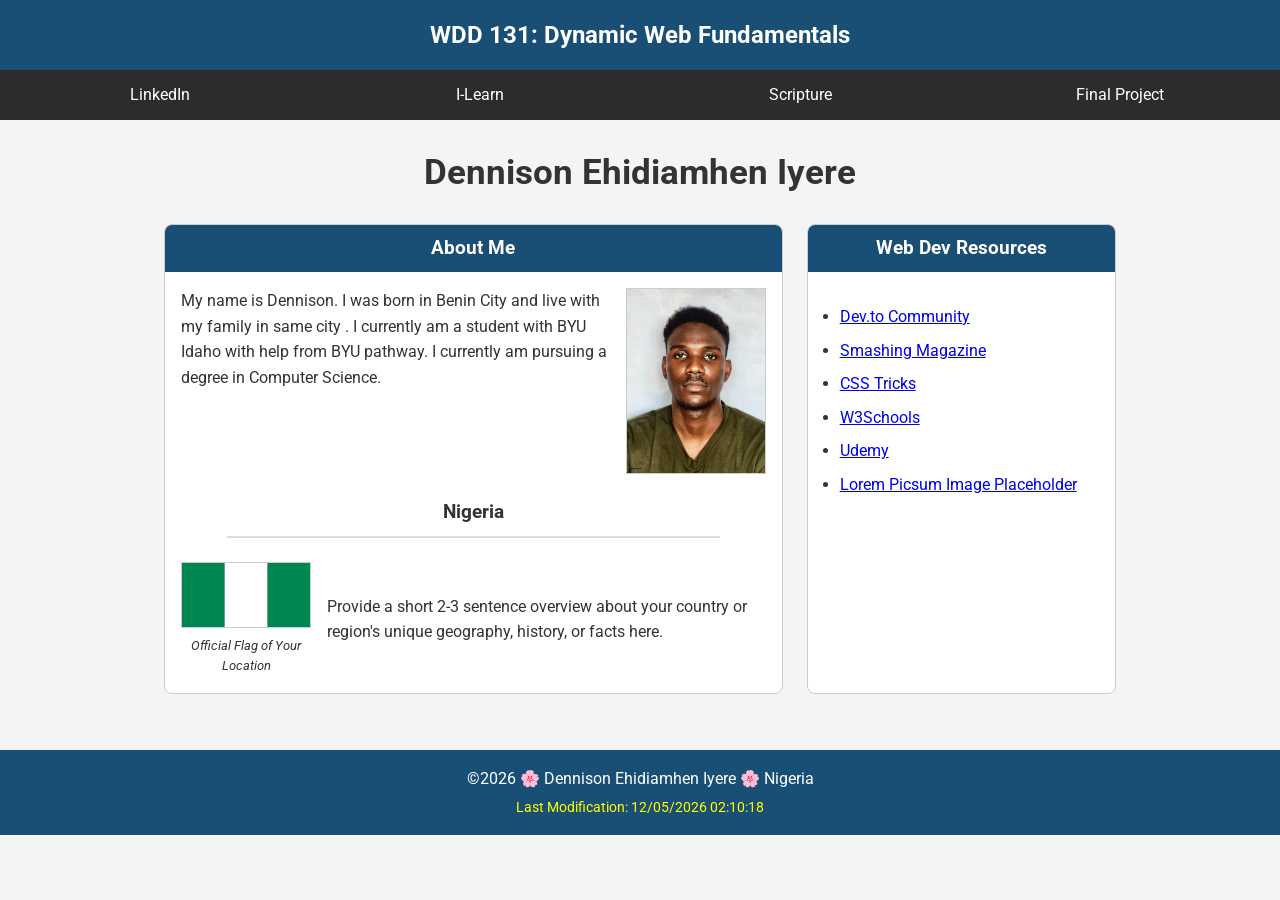
<file: index.html>
<!DOCTYPE html>
<html lang="en">
<head>
  <meta charset="UTF-8">
  <meta name="viewport" content="width=device-width, initial-scale=1.0">
  <title>WDD 131 - Dynamic Web Fundamentals</title>
  <meta name="description" content="WDD 131 - Dynamic Web Fundamentals Dennison Ehidiamhen Iyere">
  <meta name="author" content="Dennison Ehidiamhen Iyere">
    <link rel="preconnect" href="https://fonts.googleapis.com">
    <link rel="preconnect" href="https://fonts.gstatic.com" crossorigin>
    <link href="https://fonts.googleapis.com/css2?family=Roboto:wght@400;700&display=swap" rel="stylesheet">
  <link rel="stylesheet" href="styles/base.css">
  
</head>
<body>
  <header>
    <span id="course-title">WDD 131: Dynamic Web Fundamentals</span>
    <nav>
      <a href="https://www.linkedin.com/in/dennison-iyere-4a6980323" target="_blank">LinkedIn</a>
      <a href="https://byupw.instructure.com/profile" target="_blank">I-Learn</a>
      <a href="https://www.churchofjesuschrist.org/study/scriptures/bofm/2-ne/2?lang=eng&id=p11#p11" target="_blank">Scripture</a>
      <a href="#" target="_blank">Final Project</a>
    </nav>
  </header>
  <main>
      <h1>Dennison Ehidiamhen Iyere</h1>
<div class="card-container">
            <section class="card">
                <h2>About Me</h2>
                <div class="bio-content">
                    <p>My name is Dennison. I was born in Benin City and live with my family in same city . I currently am a student with BYU Idaho with help from BYU pathway. I currently am pursuing a degree in Computer Science.</p>
                    <img src="images/profile.jpg" alt="Profile photo of Dennison Ehidiamhen Iyere" class="profile-img">
                </div>
                
                <h3 class="location-heading">Nigeria</h3>
                <hr>
                <div class="location-content">
                    <figure>
                        <img src="images/flag.jpg" alt="Official Flag of Your Location" class="flag-img">
                        <figcaption>Official Flag of Your Location</figcaption>
                    </figure>
                    <p>Provide a short 2-3 sentence overview about your country or region's unique geography, history, or facts here.</p>
                </div>
            </section>

            <section class="card">
                <h2>Web Dev Resources</h2>
                <ul>
                    <li><a href="https://dev.to" target="_blank">Dev.to Community</a></li>
                    <li><a href="https://www.smashingmagazine.com" target="_blank">Smashing Magazine</a></li>
                    <li><a href="https://css-tricks.com" target="_blank">CSS Tricks</a></li>
                    <li><a href="https://www.w3schools.com" target="_blank">W3Schools</a></li>
                    <li><a href="https://www.udemy.com" target="_blank">Udemy</a></li>
                    <li><a href="https://picsum.photos" target="_blank">Lorem Picsum Image Placeholder</a></li>
                </ul>
            </section>
        </div>
    </main>

    <footer>
        <p>&copy;<span id="currentyear"></span> 🌸 Dennison Ehidiamhen Iyere 🌸 Nigeria</p>
        <p id="lastModified"></p>
    </footer>
        <script src="scripts/getdates.js" defer></script>
</body>
</html>
</file>
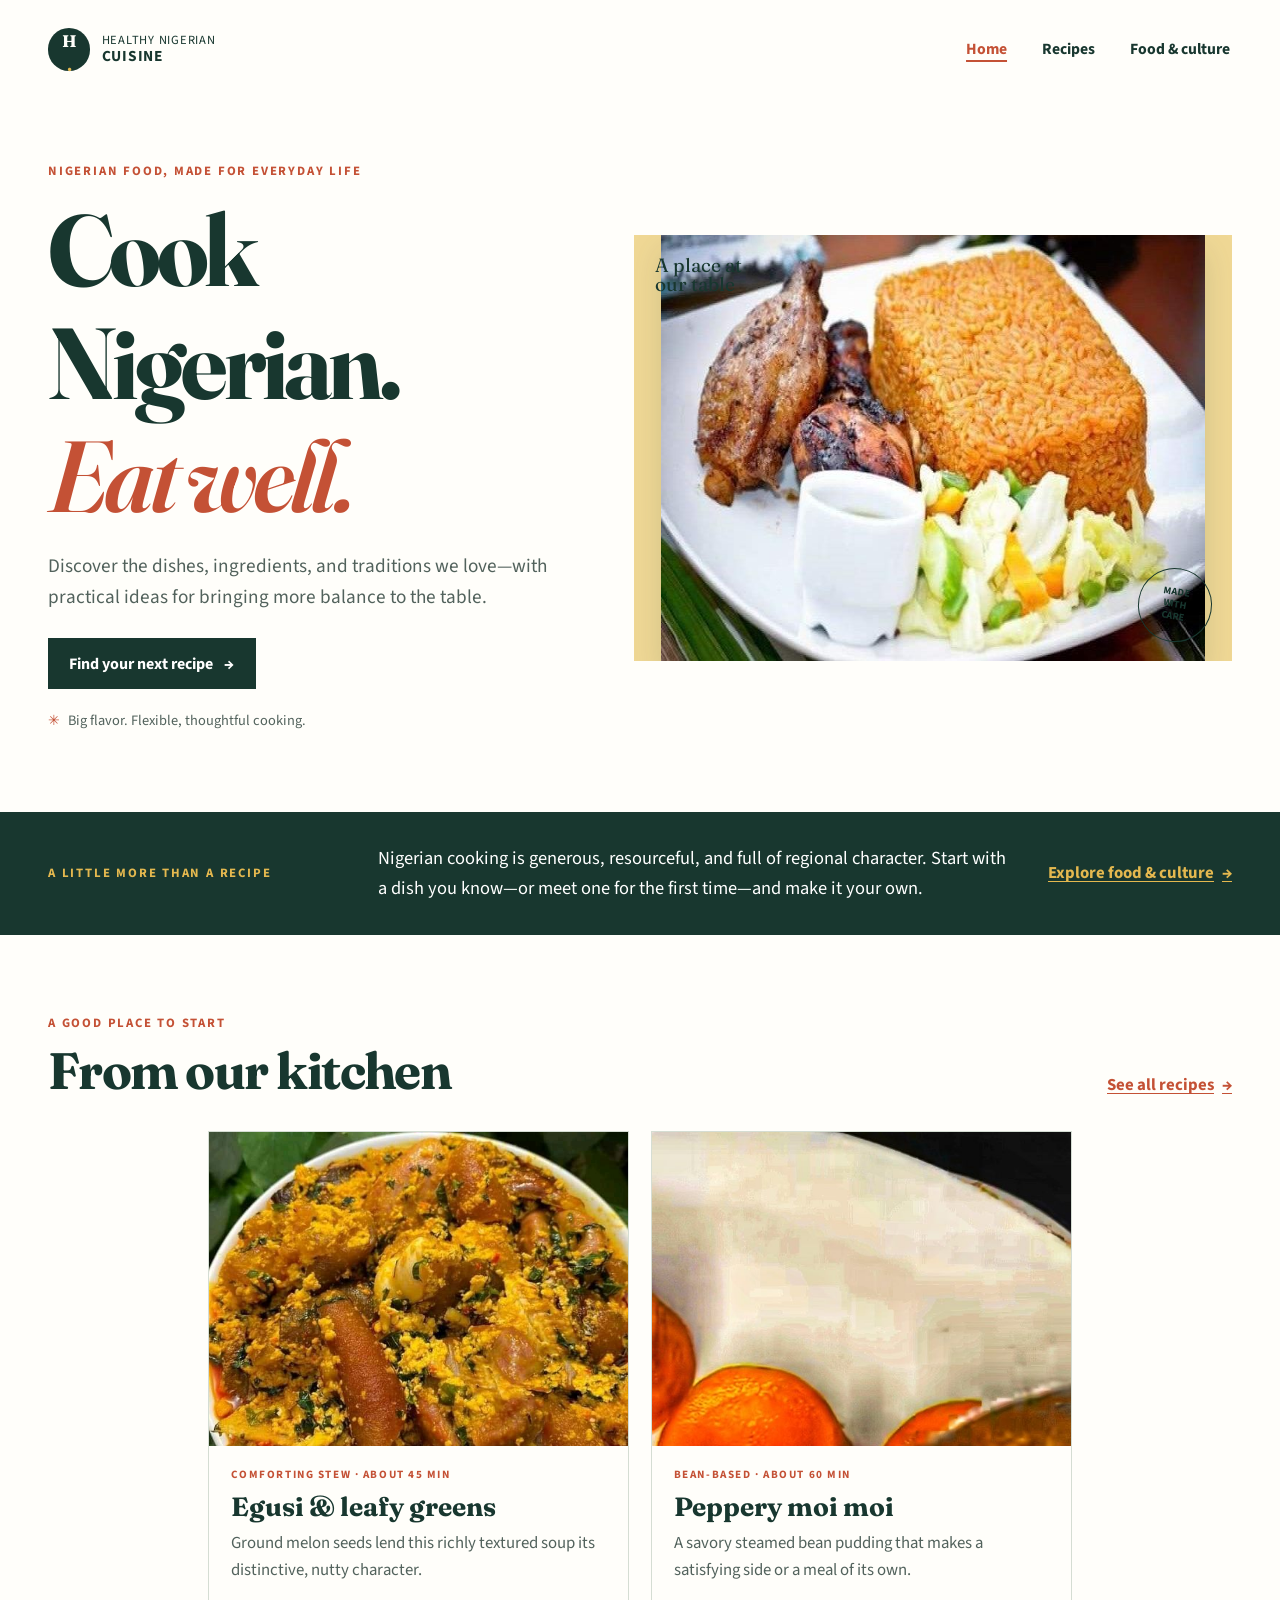
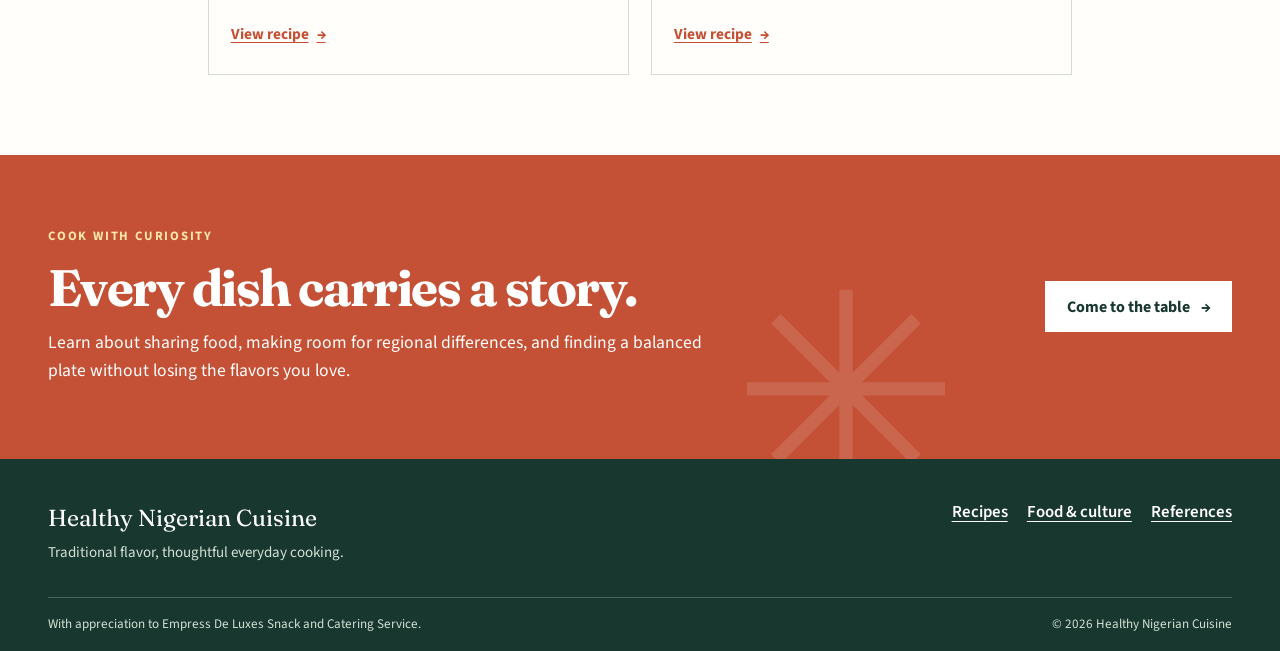
<file: project/index.html>
<!DOCTYPE html>
<html lang="en">
<head>
  <meta charset="UTF-8">
  <meta name="viewport" content="width=device-width, initial-scale=1">
  <meta name="description" content="Explore Nigerian recipes, thoughtful cooking tips, and the food traditions behind familiar dishes.">
  <meta name="author" content="Dennison Ehidiamhen Iyere">
  <meta name="theme-color" content="#18372f">
  <title>Healthy Nigerian Cuisine | Cook Nigerian. Eat well.</title>
  <link rel="preconnect" href="https://fonts.googleapis.com">
  <link rel="preconnect" href="https://fonts.gstatic.com" crossorigin>
  <link href="https://fonts.googleapis.com/css2?family=Fraunces:opsz,wght@9..144,600;9..144,700&family=Source+Sans+3:wght@400;500;600;700&display=swap" rel="stylesheet">
  <link rel="stylesheet" href="styles/project.css">
  <script src="scripts/project.js" defer></script>
</head>
<body>
  <a class="skip-link" href="#main">Skip to content</a>
  <header class="site-header">
    <a class="brand" href="index.html" aria-label="Healthy Nigerian Cuisine home">
      <span class="brand-mark" aria-hidden="true">H<span>·</span>N</span>
      <span class="brand-name">Healthy Nigerian<br><strong>Cuisine</strong></span>
    </a>
    <nav class="site-nav" aria-label="Main navigation">
      <a aria-current="page" href="index.html">Home</a>
      <a href="recipes.html">Recipes</a>
      <a href="culture.html">Food &amp; culture</a>
    </nav>
  </header>

  <main id="main">
    <section class="hero wrap" aria-labelledby="hero-title">
      <div class="hero-copy">
        <p class="eyebrow">Nigerian food, made for everyday life</p>
        <h1 id="hero-title">Cook Nigerian.<br><em>Eat well.</em></h1>
        <p>Discover the dishes, ingredients, and traditions we love—with practical ideas for bringing more balance to the table.</p>
        <a class="button" href="recipes.html">Find your next recipe <span aria-hidden="true">→</span></a>
        <p class="hero-note"><span aria-hidden="true">✳</span> Big flavor. Flexible, thoughtful cooking.</p>
      </div>
      <div class="hero-art" role="img" aria-label="Photograph of Nigerian jollof rice served with vegetables">
        <div class="hero-sun"></div>
        <div class="hero-caption">A place at<br>our table</div>
        <img src="images/jollof.jpg" alt="" width="720" height="426">
        <span class="hero-stamp">MADE<br>WITH<br>CARE</span>
      </div>
    </section>

    <section class="intro-band">
      <div class="wrap intro-grid">
        <p class="eyebrow">A little more than a recipe</p>
        <p>Nigerian cooking is generous, resourceful, and full of regional character. Start with a dish you know—or meet one for the first time—and make it your own.</p>
        <a class="text-link" href="culture.html">Explore food &amp; culture <span aria-hidden="true">→</span></a>
      </div>
    </section>

    <section class="section wrap" aria-labelledby="featured-title">
      <div class="section-heading">
        <div>
          <p class="eyebrow">A good place to start</p>
          <h2 id="featured-title">From our kitchen</h2>
        </div>
        <a class="text-link" href="recipes.html">See all recipes <span aria-hidden="true">→</span></a>
      </div>
      <div class="feature-grid">
        <article class="feature-card">
          <a class="feature-image green-art" href="recipes.html#egusi-soup">
            <img src="images/egusi.jpg" alt="Egusi soup with ponmo and beef" width="720" height="717" loading="lazy">
          </a>
          <div class="feature-copy"><p class="card-kicker">COMFORTING STEW · ABOUT 45 MIN</p><h3><a href="recipes.html#egusi-soup">Egusi &amp; leafy greens</a></h3><p>Ground melon seeds lend this richly textured soup its distinctive, nutty character.</p><a class="text-link" href="recipes.html#egusi-soup">View recipe <span aria-hidden="true">→</span></a></div>
        </article>
        <article class="feature-card">
          <a class="feature-image gold-art" href="recipes.html#moi-moi">
            <img src="images/moi-moi.jpg" alt="Moi moi, a steamed Nigerian bean pudding" width="584" height="928" loading="lazy">
          </a>
          <div class="feature-copy"><p class="card-kicker">BEAN-BASED · ABOUT 60 MIN</p><h3><a href="recipes.html#moi-moi">Peppery moi moi</a></h3><p>A savory steamed bean pudding that makes a satisfying side or a meal of its own.</p><a class="text-link" href="recipes.html#moi-moi">View recipe <span aria-hidden="true">→</span></a></div>
        </article>
      </div>
    </section>

    <section class="culture-callout">
      <div class="wrap callout-inner">
        <div><p class="eyebrow">Cook with curiosity</p><h2>Every dish carries a story.</h2><p>Learn about sharing food, making room for regional differences, and finding a balanced plate without losing the flavors you love.</p></div>
        <a class="button button-light" href="culture.html">Come to the table <span aria-hidden="true">→</span></a>
        <span class="callout-decoration" aria-hidden="true">✳</span>
      </div>
    </section>
  </main>

  <footer class="site-footer">
    <div class="wrap footer-main">
      <div><a class="footer-brand" href="index.html">Healthy Nigerian Cuisine</a><p>Traditional flavor, thoughtful everyday cooking.</p></div>
      <nav aria-label="Footer navigation"><a href="recipes.html">Recipes</a><a href="culture.html">Food &amp; culture</a><a href="references.html">References</a></nav>
    </div>
    <div class="wrap footer-bottom"><span>With appreciation to Empress De Luxes Snack and Catering Service.</span><span>© <span id="current-year">2026</span> Healthy Nigerian Cuisine</span></div>
  </footer>
</body>
</html>
</file>
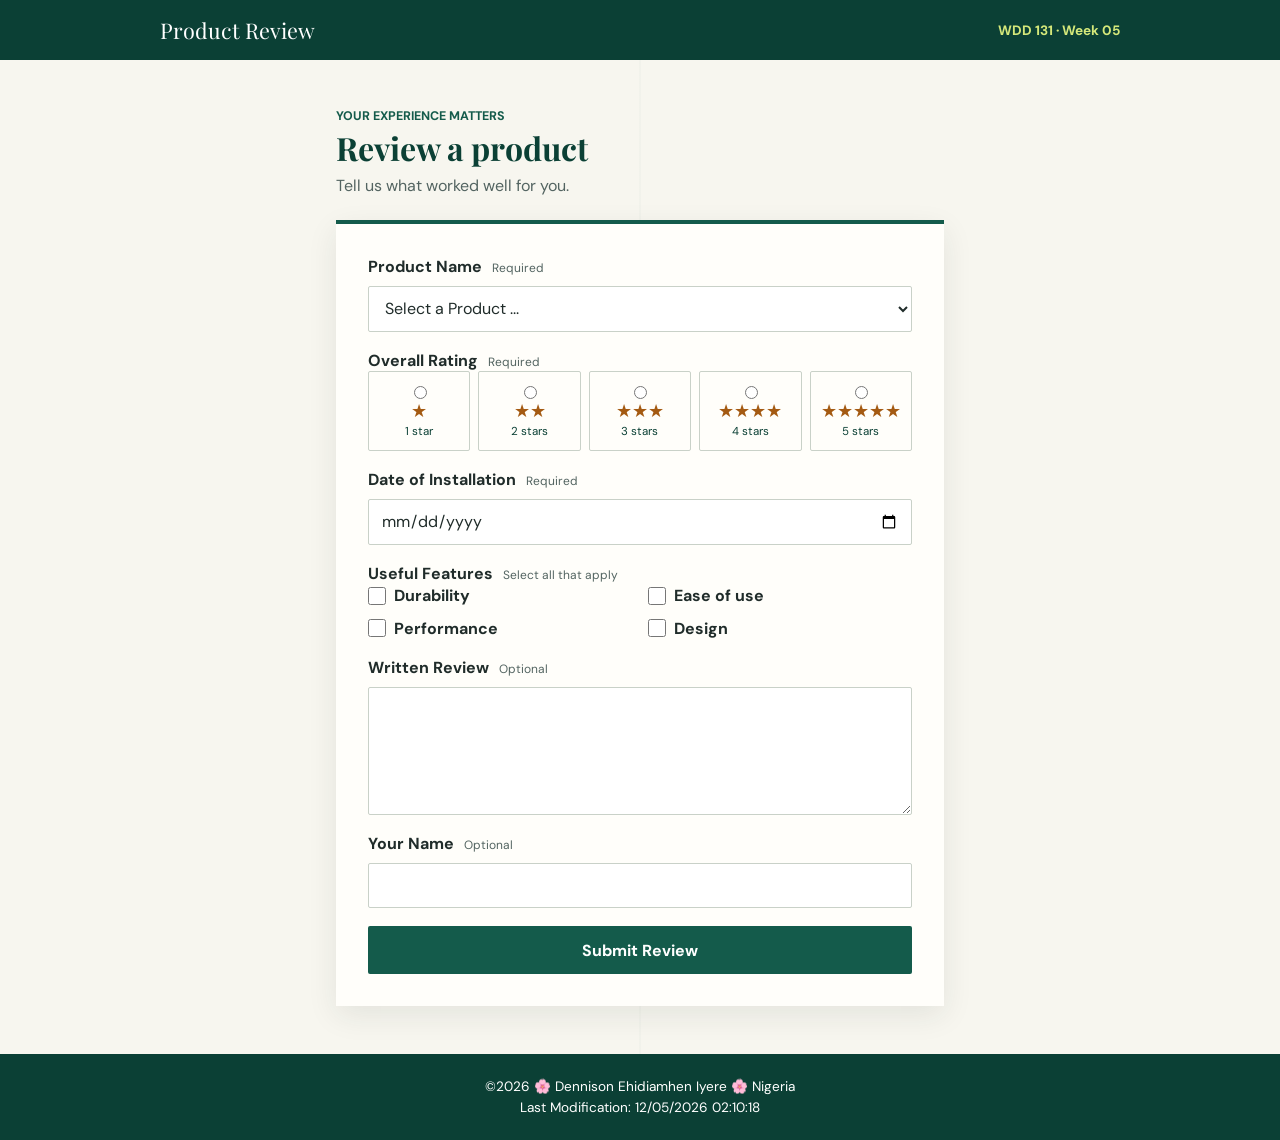
<file: form.html>
<!DOCTYPE html>
<html lang="en">
<head>
  <meta charset="UTF-8">
  <meta name="viewport" content="width=device-width, initial-scale=1.0">
  <meta name="description" content="Share your experience with a product in this accessible product review form.">
  <meta name="author" content="Dennison Ehidiamhen Iyere">
  <title>Product Review | WDD 131</title>
  <link rel="preconnect" href="https://fonts.googleapis.com">
  <link rel="preconnect" href="https://fonts.gstatic.com" crossorigin>
  <link href="https://fonts.googleapis.com/css2?family=DM+Sans:wght@400;500;700&family=Playfair+Display:wght@700&display=swap" rel="stylesheet">
  <link rel="stylesheet" href="styles/form.css">
  <script src="scripts/form.js" defer></script>
  <script src="scripts/getdates.js" defer></script>
</head>
<body>
  <header class="site-header">
    <a class="site-title" href="form.html">Product Review</a>
    <p>WDD 131 · Week 05</p>
  </header>

  <main>
    <section class="form-intro" aria-labelledby="page-title">
      <p class="eyebrow">Your experience matters</p>
      <h1 id="page-title">Review a product</h1>
      <p>Tell us what worked well for you.</p>
    </section>

    <form action="review.html" method="get">
      <div class="form-field">
        <label for="product">Product Name <span class="required-note">Required</span></label>
        <select id="product" name="product" required>
          <option value="" disabled selected>Select a Product ...</option>
        </select>
      </div>

      <fieldset class="form-field rating-field">
        <legend>Overall Rating <span class="required-note">Required</span></legend>
        <div class="rating-options">
          <label for="rating-1"><input id="rating-1" name="rating" type="radio" value="1" required><span aria-hidden="true">&#9733;</span><span class="rating-label">1 star</span></label>
          <label for="rating-2"><input id="rating-2" name="rating" type="radio" value="2" required><span aria-hidden="true">&#9733;&#9733;</span><span class="rating-label">2 stars</span></label>
          <label for="rating-3"><input id="rating-3" name="rating" type="radio" value="3" required><span aria-hidden="true">&#9733;&#9733;&#9733;</span><span class="rating-label">3 stars</span></label>
          <label for="rating-4"><input id="rating-4" name="rating" type="radio" value="4" required><span aria-hidden="true">&#9733;&#9733;&#9733;&#9733;</span><span class="rating-label">4 stars</span></label>
          <label for="rating-5"><input id="rating-5" name="rating" type="radio" value="5" required><span aria-hidden="true">&#9733;&#9733;&#9733;&#9733;&#9733;</span><span class="rating-label">5 stars</span></label>
        </div>
      </fieldset>

      <div class="form-field">
        <label for="installation-date">Date of Installation <span class="required-note">Required</span></label>
        <input id="installation-date" name="installation-date" type="date" required>
      </div>

      <fieldset class="form-field features-field">
        <legend>Useful Features <span class="optional-note">Select all that apply</span></legend>
        <label class="check-option" for="feature-durability"><input id="feature-durability" name="features" type="checkbox" value="durability">Durability</label>
        <label class="check-option" for="feature-ease"><input id="feature-ease" name="features" type="checkbox" value="ease-of-use">Ease of use</label>
        <label class="check-option" for="feature-performance"><input id="feature-performance" name="features" type="checkbox" value="performance">Performance</label>
        <label class="check-option" for="feature-design"><input id="feature-design" name="features" type="checkbox" value="design">Design</label>
      </fieldset>

      <div class="form-field">
        <label for="written-review">Written Review <span class="optional-note">Optional</span></label>
        <textarea id="written-review" name="written-review" rows="5"></textarea>
      </div>

      <div class="form-field">
        <label for="user-name">Your Name <span class="optional-note">Optional</span></label>
        <input id="user-name" name="user-name" type="text" autocomplete="name">
      </div>

      <input class="submit-button" type="submit" value="Submit Review">
    </form>
  </main>

  <footer>
    <p>&copy;<span id="currentyear"></span> &#127800; Dennison Ehidiamhen Iyere &#127800; Nigeria</p>
    <p id="lastModified"></p>
  </footer>
</body>
</html>
</file>
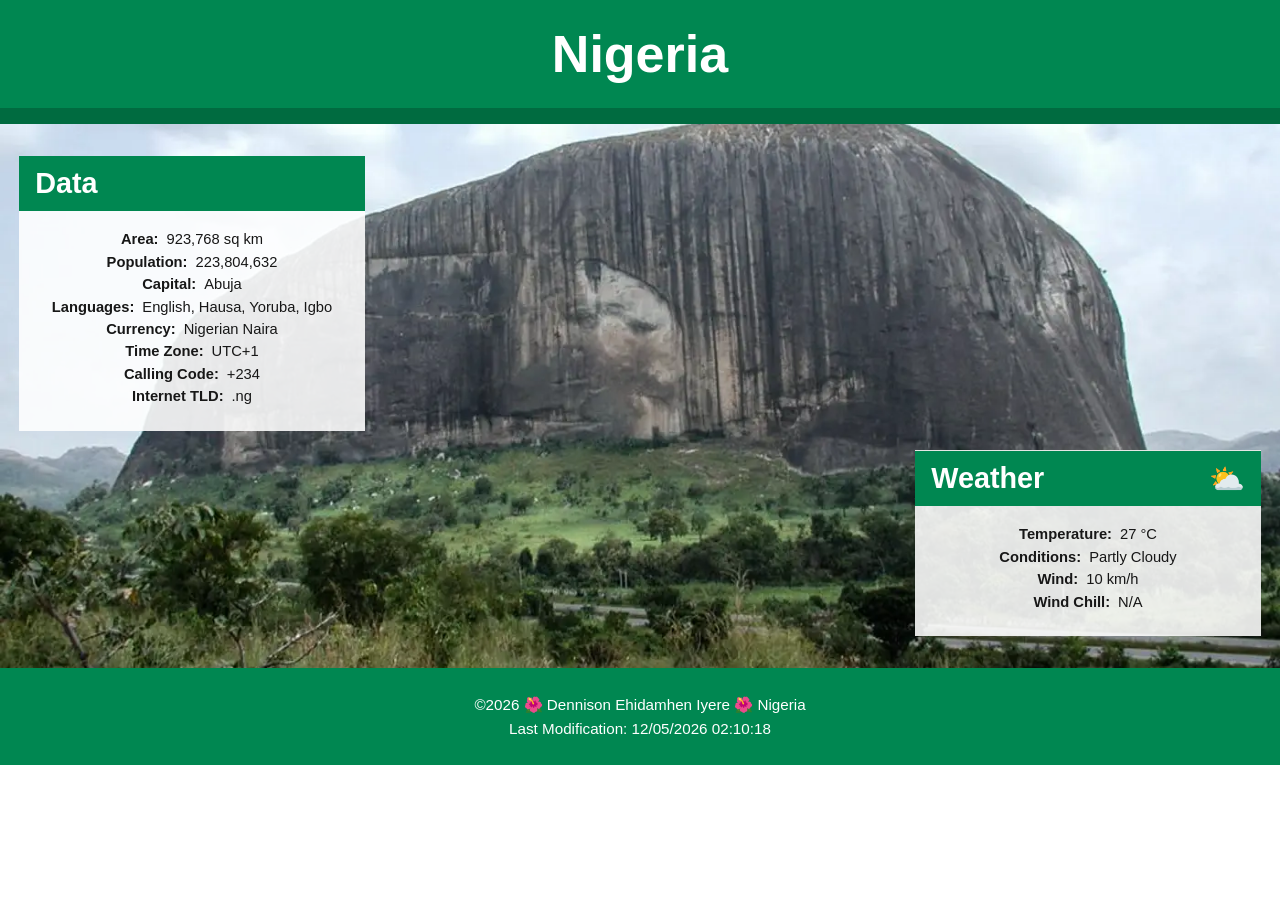
<file: place.html>
<!doctype html>
<html lang="en">
<head>
	<meta charset="utf-8">
	<meta name="viewport" content="width=device-width, initial-scale=1">
	<meta name="description" content="A responsive country profile for Nigeria with facts and weather information.">
	<title>Nigeria | Country Profile</title>
    <meta name="author" content="Dennison Ehidiamhen Iyere">
    <link rel="preconnect" href="https://fonts.googleapis.com">
    <link rel="preconnect" href="https://fonts.gstatic.com" crossorigin>
    <link href="https://fonts.googleapis.com/css2?family=Roboto:wght@400;700&display=swap" rel="stylesheet">
	<link rel="stylesheet" href="styles/place.css">
	<script src="scripts/place.js" defer></script>
</head>
<body>
	<header class="site-header">
		<h1>Nigeria</h1>
	</header>
	<main>
		<div class="hero">
			<picture>
				<source media="(min-width: 700px)" srcset="images/nigeria-wide.webp">
				<img src="images/nigeria-mobile.webp" alt="Zuma Rock, a famous landmark near Abuja, Nigeria" width="1200" height="800">
			</picture>
			<section class="info-panel data-panel" aria-labelledby="data-heading">
				<h2 id="data-heading">Data</h2>
				<dl>
					<div><dt>Area:</dt><dd>923,768 sq km</dd></div>
					<div><dt>Population:</dt><dd>223,804,632</dd></div>
					<div><dt>Capital:</dt><dd>Abuja</dd></div>
					<div><dt>Languages:</dt><dd>English, Hausa, Yoruba, Igbo</dd></div>
					<div><dt>Currency:</dt><dd>Nigerian Naira</dd></div>
					<div><dt>Time Zone:</dt><dd>UTC+1</dd></div>
					<div><dt>Calling Code:</dt><dd>+234</dd></div>
					<div><dt>Internet TLD:</dt><dd>.ng</dd></div>
				</dl>
			</section>
			<section class="info-panel weather-panel" aria-labelledby="weather-heading">
				<h2 id="weather-heading">Weather</h2>
				<img class="weather-icon" src="images/partly-cloudy.svg" alt="Partly cloudy">
				<dl>
					<div><dt>Temperature:</dt><dd>27 °C</dd></div>
					<div><dt>Conditions:</dt><dd>Partly Cloudy</dd></div>
					<div><dt>Wind:</dt><dd>10 km/h</dd></div>
					<div><dt>Wind Chill:</dt><dd id="wind-chill">N/A</dd></div>
				</dl>
			</section>
		</div>
	</main>
	<footer>
		<p>&copy;<span id="currentyear"></span> 🌺 Dennison Ehidamhen Iyere 🌺 Nigeria</p>
		<p id="lastModified"></p>
	</footer>
</body>
</html>
</file>
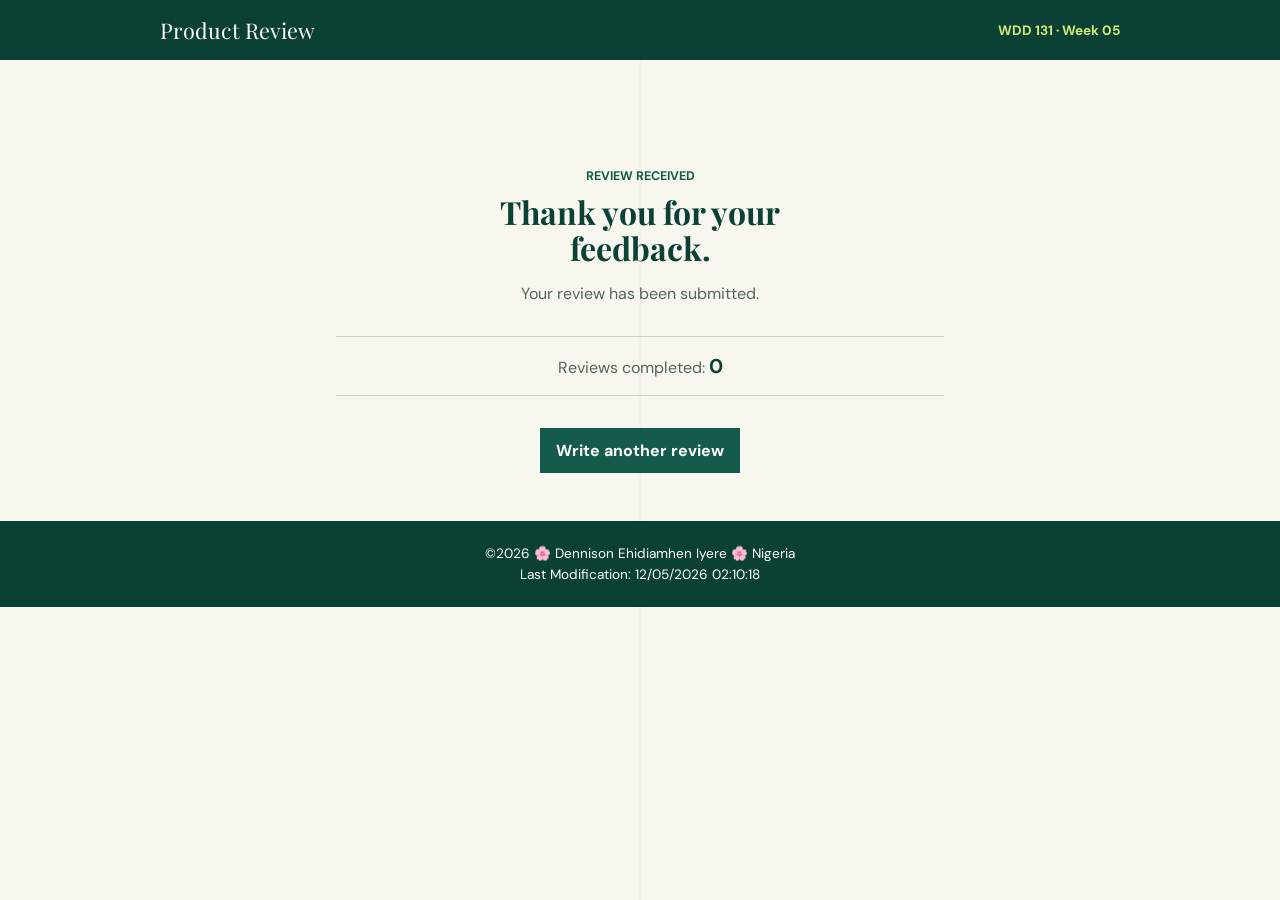
<file: review.html>
<!DOCTYPE html>
<html lang="en">
<head>
  <meta charset="UTF-8">
  <meta name="viewport" content="width=device-width, initial-scale=1.0">
  <meta name="description" content="Thank you for submitting your product review.">
  <meta name="author" content="Dennison Ehidiamhen Iyere">
  <title>Review Submitted | WDD 131</title>
  <link rel="preconnect" href="https://fonts.googleapis.com">
  <link rel="preconnect" href="https://fonts.gstatic.com" crossorigin>
  <link href="https://fonts.googleapis.com/css2?family=DM+Sans:wght@400;500;700&family=Playfair+Display:wght@700&display=swap" rel="stylesheet">
  <link rel="stylesheet" href="styles/form.css">
  <script src="scripts/review.js" defer></script>
  <script src="scripts/getdates.js" defer></script>
</head>
<body>
  <header class="site-header">
    <a class="site-title" href="form.html">Product Review</a>
    <p>WDD 131 · Week 05</p>
  </header>

  <main class="confirmation" aria-labelledby="page-title">
    <p class="eyebrow">Review received</p>
    <h1 id="page-title">Thank you for your feedback.</h1>
    <p id="submission-summary">Your review has been submitted.</p>
    <p class="review-total">Reviews completed: <strong id="review-count">0</strong></p>
    <a class="return-link" href="form.html">Write another review</a>
  </main>

  <footer>
    <p>&copy;<span id="currentyear"></span> &#127800; Dennison Ehidiamhen Iyere &#127800; Nigeria</p>
    <p id="lastModified"></p>
  </footer>
</body>
</html>
</file>
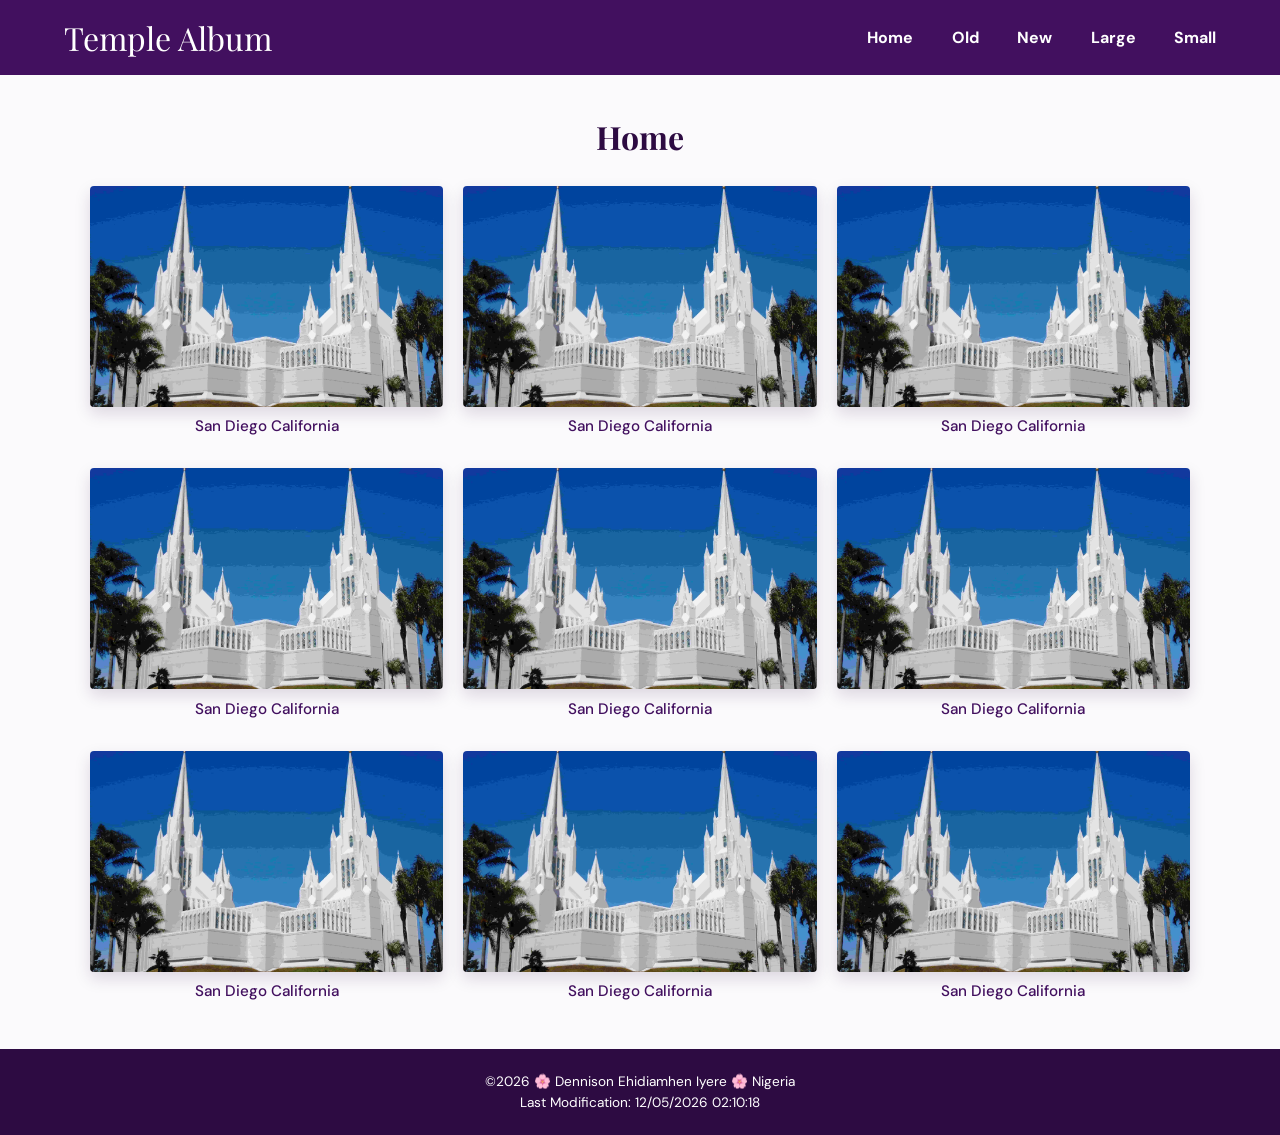
<file: temples.html>
<!DOCTYPE html>
<html lang="en">
<head>
  <meta charset="UTF-8">
  <meta name="viewport" content="width=device-width, initial-scale=1.0">
  <meta name="description" content="Explore a responsive Temple Album featuring nine temple photographs, captions, mobile navigation, and a flexible desktop gallery for WDD 131.">
  <meta name="author" content="Dennison Ehidiamhen Iyere">
  <title>Temple Album</title>
  <link rel="preconnect" href="https://fonts.googleapis.com">
  <link rel="preconnect" href="https://fonts.gstatic.com" crossorigin>
  <link href="https://fonts.googleapis.com/css2?family=DM+Sans:wght@400;500;700&family=Playfair+Display:wght@700&display=swap" rel="stylesheet">
  <link rel="stylesheet" href="styles/temples.css">
  <link rel="stylesheet" href="styles/temples-large.css">
  <script src="scripts/temples.js" defer></script>
</head>
<body>
  <header class="site-header">
    <a class="site-title" href="temples.html">Temple Album</a>
    <button id="menu" class="menu-button" type="button" aria-label="Open navigation menu" aria-expanded="false" aria-controls="primary-nav">&#9776;</button>
    <nav id="primary-nav" class="navigation" aria-label="Primary navigation">
      <a href="temples.html">Home</a>
      <a href="#old">Old</a>
      <a href="#new">New</a>
      <a href="#large">Large</a>
      <a href="#small">Small</a>
    </nav>
  </header>

  <main>
    <h1>Home</h1>
    <section class="temple-grid" aria-label="Temple collection">
      <figure><img src="images/temple.jpg" alt="San Diego California Temple" loading="lazy"><figcaption>San Diego California</figcaption></figure>
      <figure><img src="images/temple.jpg" alt="San Diego California Temple" loading="lazy"><figcaption>San Diego California</figcaption></figure>
      <figure><img src="images/temple.jpg" alt="San Diego California Temple" loading="lazy"><figcaption>San Diego California</figcaption></figure>
      <figure><img src="images/temple.jpg" alt="San Diego California Temple" loading="lazy"><figcaption>San Diego California</figcaption></figure>
      <figure><img src="images/temple.jpg" alt="San Diego California Temple" loading="lazy"><figcaption>San Diego California</figcaption></figure>
      <figure><img src="images/temple.jpg" alt="San Diego California Temple" loading="lazy"><figcaption>San Diego California</figcaption></figure>
      <figure><img src="images/temple.jpg" alt="San Diego California Temple" loading="lazy"><figcaption>San Diego California</figcaption></figure>
      <figure><img src="images/temple.jpg" alt="San Diego California Temple" loading="lazy"><figcaption>San Diego California</figcaption></figure>
      <figure><img src="images/temple.jpg" alt="San Diego California Temple" loading="lazy"><figcaption>San Diego California</figcaption></figure>
    </section>
  </main>

  <footer>
    <p>&copy;<span id="currentyear"></span> &#127800; Dennison Ehidiamhen Iyere &#127800; Nigeria</p>
    <p id="lastModified"></p>
  </footer>
</body>
</html>
</file>
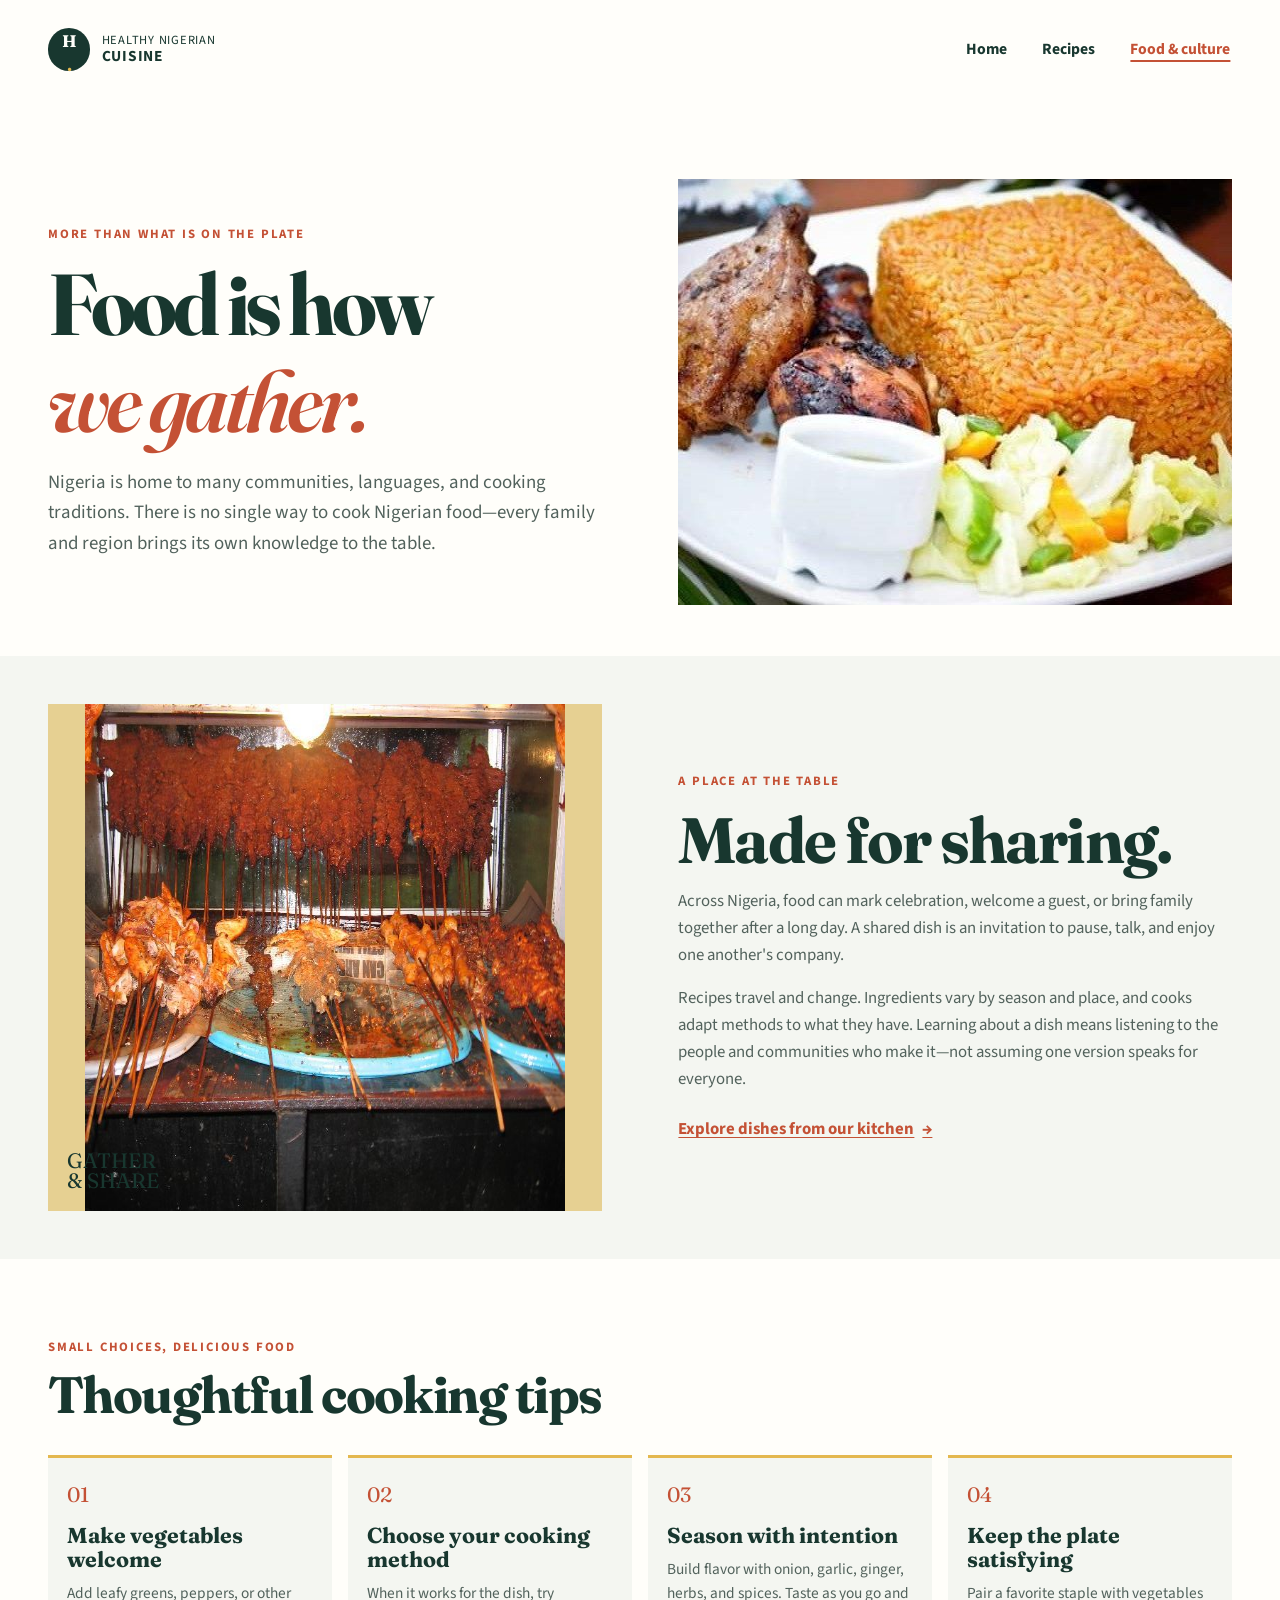
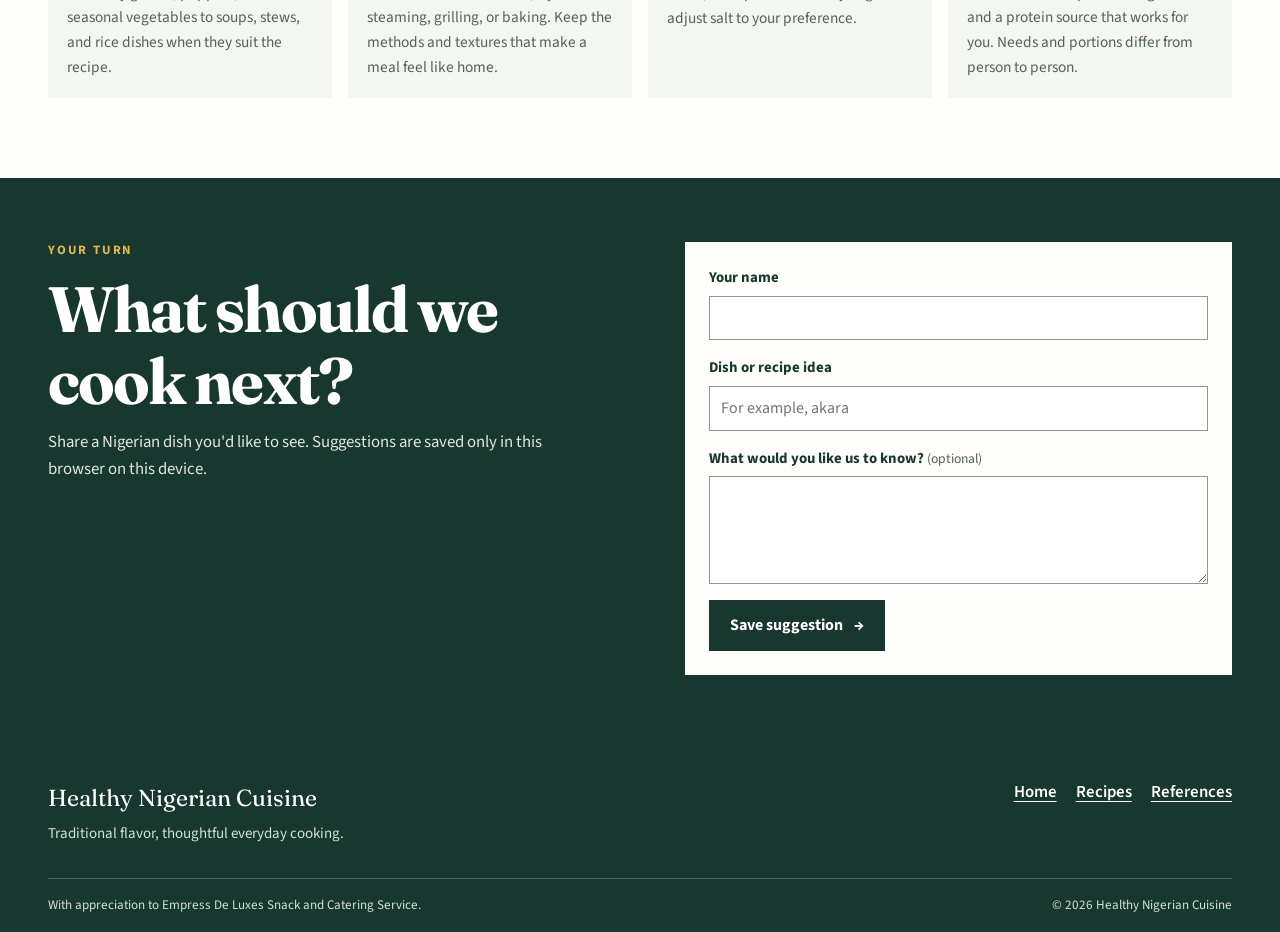
<file: project/culture.html>
<!DOCTYPE html>
<html lang="en">
<head>
  <meta charset="UTF-8">
  <meta name="viewport" content="width=device-width, initial-scale=1">
  <meta name="description" content="Explore Nigerian food traditions and shared meals, get practical cooking tips, and suggest a dish for the Healthy Nigerian Cuisine kitchen.">
  <meta name="author" content="Dennison Ehidiamhen Iyere">
  <meta name="theme-color" content="#18372f">
  <title>Food &amp; Culture | Healthy Nigerian Cuisine</title>
  <link rel="preconnect" href="https://fonts.googleapis.com">
  <link rel="preconnect" href="https://fonts.gstatic.com" crossorigin>
  <link href="https://fonts.googleapis.com/css2?family=Fraunces:opsz,wght@9..144,600;9..144,700&family=Source+Sans+3:wght@400;500;600;700&display=swap" rel="stylesheet">
  <link rel="stylesheet" href="styles/project.css">
  <script src="scripts/project.js" defer></script>
</head>
<body>
  <a class="skip-link" href="#main">Skip to content</a>
  <header class="site-header">
    <a class="brand" href="index.html" aria-label="Healthy Nigerian Cuisine home"><span class="brand-mark" aria-hidden="true">H<span>·</span>N</span><span class="brand-name">Healthy Nigerian<br><strong>Cuisine</strong></span></a>
    <nav class="site-nav" aria-label="Main navigation"><a href="index.html">Home</a><a href="recipes.html">Recipes</a><a aria-current="page" href="culture.html">Food &amp; culture</a></nav>
  </header>
  <main id="main">
    <section class="page-intro culture-intro wrap">
      <div class="culture-intro-copy">
        <p class="eyebrow">More than what is on the plate</p>
        <h1>Food is how<br><em>we gather.</em></h1>
        <p>Nigeria is home to many communities, languages, and cooking traditions. There is no single way to cook Nigerian food—every family and region brings its own knowledge to the table.</p>
      </div>
      <img class="culture-intro-image" src="images/jollof.jpg" alt="Smoky tomato jollof rice served with vegetables" width="720" height="426">
    </section>
    <section class="culture-feature">
      <div class="wrap culture-feature-grid">
        <div class="culture-art" role="img" aria-label="Photograph of grilled suya skewers, a Nigerian spiced meat dish"><span class="culture-art-sun"></span><img src="images/suya.jpg" alt="" width="676" height="507" loading="lazy"><span class="art-label">GATHER<br>&amp; SHARE</span></div>
        <div class="culture-story"><p class="eyebrow">A place at the table</p><h2>Made for sharing.</h2><p>Across Nigeria, food can mark celebration, welcome a guest, or bring family together after a long day. A shared dish is an invitation to pause, talk, and enjoy one another's company.</p><p>Recipes travel and change. Ingredients vary by season and place, and cooks adapt methods to what they have. Learning about a dish means listening to the people and communities who make it—not assuming one version speaks for everyone.</p><a class="text-link" href="recipes.html">Explore dishes from our kitchen <span aria-hidden="true">→</span></a></div>
      </div>
    </section>
    <section class="section wrap" aria-labelledby="tips-title">
      <div class="section-heading"><div><p class="eyebrow">Small choices, delicious food</p><h2 id="tips-title">Thoughtful cooking tips</h2></div></div>
      <div class="tips-grid">
        <article class="tip-card"><span aria-hidden="true">01</span><h3>Make vegetables welcome</h3><p>Add leafy greens, peppers, or other seasonal vegetables to soups, stews, and rice dishes when they suit the recipe.</p></article>
        <article class="tip-card"><span aria-hidden="true">02</span><h3>Choose your cooking method</h3><p>When it works for the dish, try steaming, grilling, or baking. Keep the methods and textures that make a meal feel like home.</p></article>
        <article class="tip-card"><span aria-hidden="true">03</span><h3>Season with intention</h3><p>Build flavor with onion, garlic, ginger, herbs, and spices. Taste as you go and adjust salt to your preference.</p></article>
        <article class="tip-card"><span aria-hidden="true">04</span><h3>Keep the plate satisfying</h3><p>Pair a favorite staple with vegetables and a protein source that works for you. Needs and portions differ from person to person.</p></article>
      </div>
    </section>
    <section class="suggestion-section">
      <div class="wrap suggestion-grid">
        <div class="suggestion-copy"><p class="eyebrow">Your turn</p><h2>What should we cook next?</h2><p>Share a Nigerian dish you'd like to see. Suggestions are saved only in this browser on this device.</p><div id="suggestion-status" class="status-message" role="status" aria-live="polite"></div><ul id="suggestions-list" class="suggestions-list" aria-label="Your saved recipe suggestions"></ul></div>
        <form class="suggestion-form" id="suggestion-form">
          <div class="form-field"><label for="suggestion-name">Your name</label><input id="suggestion-name" name="name" type="text" autocomplete="name" maxlength="60" required></div>
          <div class="form-field"><label for="suggestion-dish">Dish or recipe idea</label><input id="suggestion-dish" name="dish" type="text" maxlength="80" placeholder="For example, akara" required></div>
          <div class="form-field"><label for="suggestion-note">What would you like us to know? <span class="optional">(optional)</span></label><textarea id="suggestion-note" name="note" rows="4" maxlength="240"></textarea></div>
          <button class="button" type="submit">Save suggestion <span aria-hidden="true">→</span></button>
        </form>
      </div>
    </section>
  </main>
  <footer class="site-footer"><div class="wrap footer-main"><div><a class="footer-brand" href="index.html">Healthy Nigerian Cuisine</a><p>Traditional flavor, thoughtful everyday cooking.</p></div><nav aria-label="Footer navigation"><a href="index.html">Home</a><a href="recipes.html">Recipes</a><a href="references.html">References</a></nav></div><div class="wrap footer-bottom"><span>With appreciation to Empress De Luxes Snack and Catering Service.</span><span>© <span id="current-year">2026</span> Healthy Nigerian Cuisine</span></div></footer>
</body>
</html>
</file>
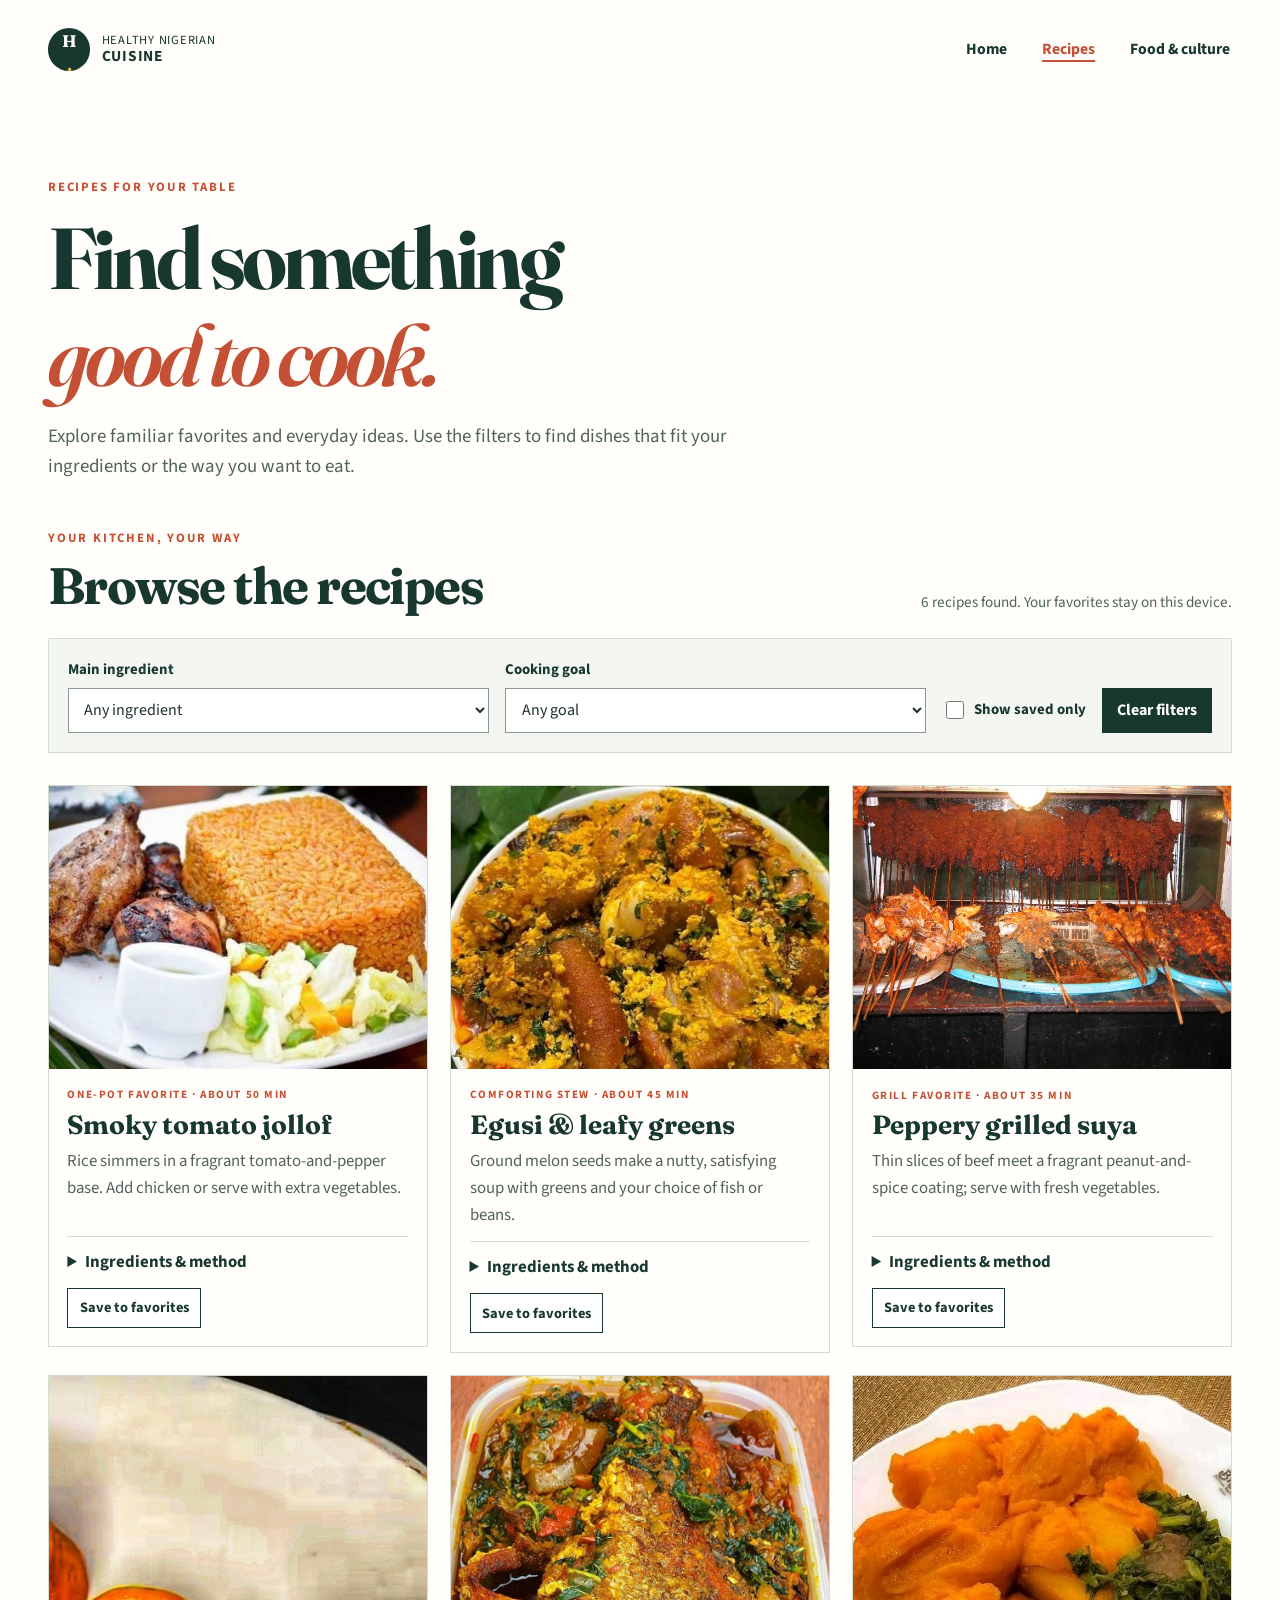
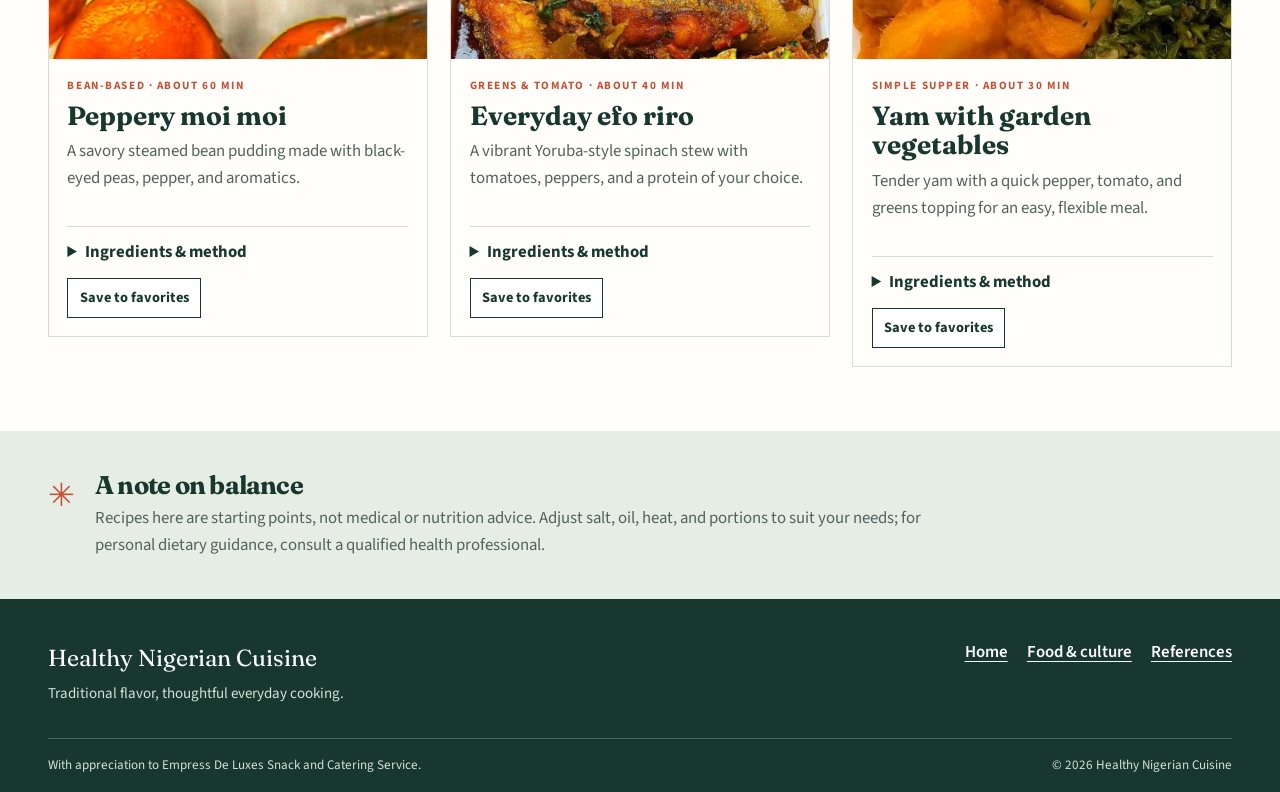
<file: project/recipes.html>
<!DOCTYPE html>
<html lang="en">
<head>
  <meta charset="UTF-8">
  <meta name="viewport" content="width=device-width, initial-scale=1">
  <meta name="description" content="Browse Nigerian-inspired recipes, filter by ingredient or cooking goal, and save favorites on this device.">
  <meta name="author" content="Dennison Ehidiamhen Iyere">
  <meta name="theme-color" content="#18372f">
  <title>Recipes | Healthy Nigerian Cuisine</title>
  <link rel="preconnect" href="https://fonts.googleapis.com">
  <link rel="preconnect" href="https://fonts.gstatic.com" crossorigin>
  <link href="https://fonts.googleapis.com/css2?family=Fraunces:opsz,wght@9..144,600;9..144,700&family=Source+Sans+3:wght@400;500;600;700&display=swap" rel="stylesheet">
  <link rel="stylesheet" href="styles/project.css">
  <script src="scripts/project.js" defer></script>
</head>
<body>
  <a class="skip-link" href="#main">Skip to content</a>
  <header class="site-header">
    <a class="brand" href="index.html" aria-label="Healthy Nigerian Cuisine home"><span class="brand-mark" aria-hidden="true">H<span>·</span>N</span><span class="brand-name">Healthy Nigerian<br><strong>Cuisine</strong></span></a>
    <nav class="site-nav" aria-label="Main navigation"><a href="index.html">Home</a><a aria-current="page" href="recipes.html">Recipes</a><a href="culture.html">Food &amp; culture</a></nav>
  </header>
  <main id="main">
    <section class="page-intro wrap">
      <p class="eyebrow">Recipes for your table</p>
      <h1>Find something<br><em>good to cook.</em></h1>
      <p>Explore familiar favorites and everyday ideas. Use the filters to find dishes that fit your ingredients or the way you want to eat.</p>
    </section>
    <section class="recipe-browser wrap" aria-labelledby="browse-heading">
      <div class="browser-heading"><div><p class="eyebrow">Your kitchen, your way</p><h2 id="browse-heading">Browse the recipes</h2></div><p id="recipe-status" class="status-message" role="status" aria-live="polite"></p></div>
      <form class="filters" id="recipe-filters">
        <div><label for="ingredient-filter">Main ingredient</label><select id="ingredient-filter" name="ingredient"><option value="all">Any ingredient</option><option value="rice">Rice</option><option value="leafy greens">Leafy greens</option><option value="beans">Beans</option><option value="beef">Beef</option><option value="fish">Fish</option><option value="yam">Yam</option></select></div>
        <div><label for="goal-filter">Cooking goal</label><select id="goal-filter" name="goal"><option value="all">Any goal</option><option value="vegetarian">Vegetarian option</option><option value="more-veg">More vegetables</option><option value="plant-protein">Plant-based protein</option><option value="lower-sodium">Lower-sodium idea</option></select></div>
        <label class="favorite-filter"><input id="favorites-only" type="checkbox"> Show saved only</label>
        <button class="button clear-button" id="clear-filters" type="button">Clear filters</button>
      </form>
      <div class="recipe-grid" id="recipe-grid" aria-live="polite"></div>
    </section>
    <section class="kitchen-note">
      <div class="wrap kitchen-note-inner"><span class="note-mark" aria-hidden="true">✳</span><div><h2>A note on balance</h2><p>Recipes here are starting points, not medical or nutrition advice. Adjust salt, oil, heat, and portions to suit your needs; for personal dietary guidance, consult a qualified health professional.</p></div></div>
    </section>
  </main>
  <footer class="site-footer"><div class="wrap footer-main"><div><a class="footer-brand" href="index.html">Healthy Nigerian Cuisine</a><p>Traditional flavor, thoughtful everyday cooking.</p></div><nav aria-label="Footer navigation"><a href="index.html">Home</a><a href="culture.html">Food &amp; culture</a><a href="references.html">References</a></nav></div><div class="wrap footer-bottom"><span>With appreciation to Empress De Luxes Snack and Catering Service.</span><span>© <span id="current-year">2026</span> Healthy Nigerian Cuisine</span></div></footer>
  <template id="recipe-card-template">
    <article class="recipe-card">
      <a class="recipe-image" href="#"><img src="" alt="" width="560" height="440" loading="lazy"></a>
      <div class="recipe-card-content">
        <p class="card-kicker"></p><h3><a class="recipe-title" href="#"></a></h3><p class="recipe-summary"></p>
        <details><summary>Ingredients &amp; method</summary><div class="recipe-details"></div></details>
        <button class="save-button" type="button" aria-pressed="false"></button>
      </div>
    </article>
  </template>
</body>
</html>
</file>
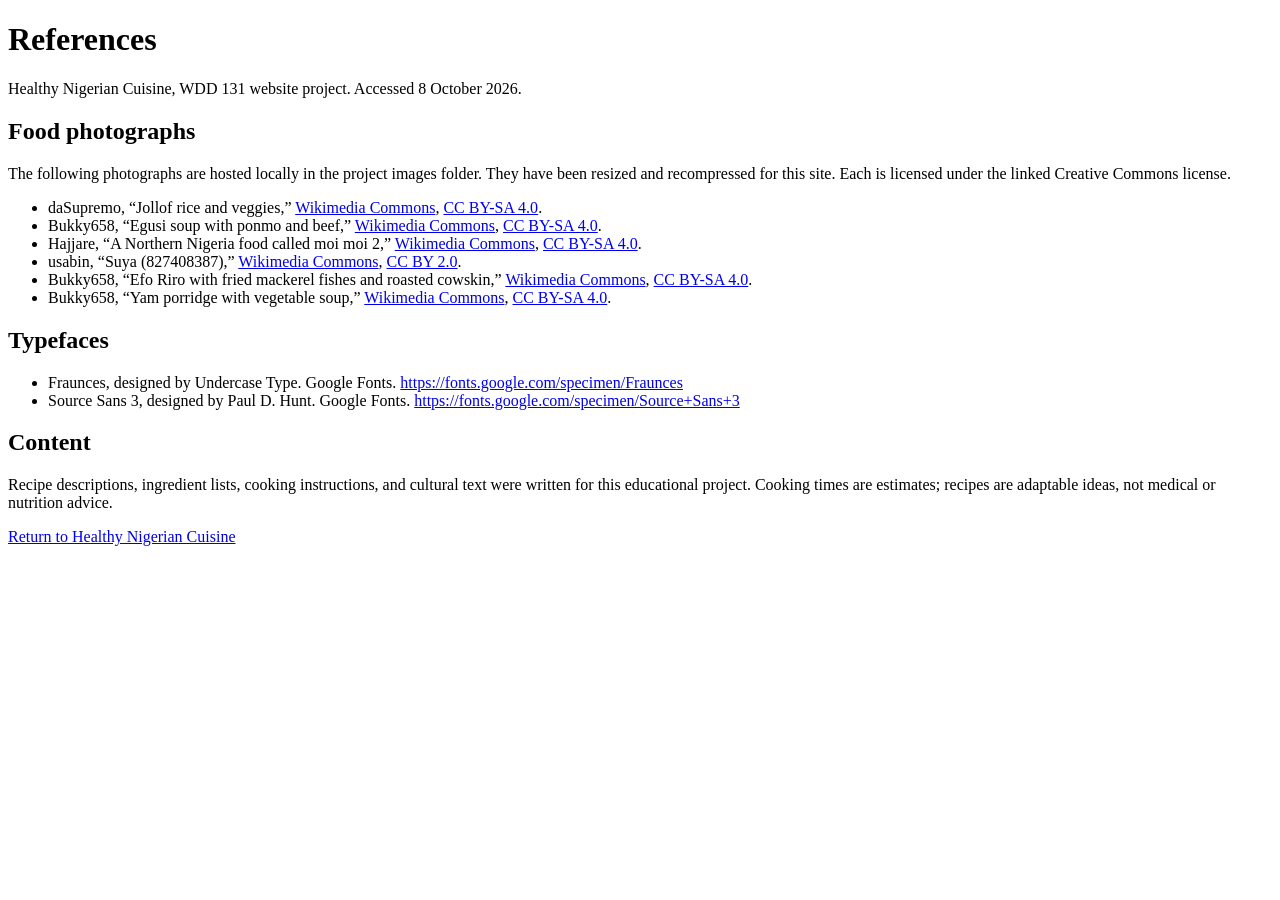
<file: project/references.html>
<!DOCTYPE html>
<html lang="en">
<head>
  <meta charset="UTF-8">
  <meta name="viewport" content="width=device-width, initial-scale=1">
  <meta name="description" content="Image, typeface, and information references for the Healthy Nigerian Cuisine student website project.">
  <meta name="author" content="Dennison Ehidiamhen Iyere">
  <title>References | Healthy Nigerian Cuisine</title>
</head>
<body>
  <main>
    <h1>References</h1>
    <p>Healthy Nigerian Cuisine, WDD 131 website project. Accessed 8 October 2026.</p>
    <h2>Food photographs</h2>
    <p>The following photographs are hosted locally in the project images folder. They have been resized and recompressed for this site. Each is licensed under the linked Creative Commons license.</p>
    <ul>
      <li>daSupremo, “Jollof rice and veggies,” <a href="https://commons.wikimedia.org/wiki/File:Jollof_rice_and_veggies.jpg">Wikimedia Commons</a>, <a href="https://creativecommons.org/licenses/by-sa/4.0/">CC BY-SA 4.0</a>.</li>
      <li>Bukky658, “Egusi soup with ponmo and beef,” <a href="https://commons.wikimedia.org/wiki/File:Egusi_soup_with_ponmo_and_beef.jpg">Wikimedia Commons</a>, <a href="https://creativecommons.org/licenses/by-sa/4.0/">CC BY-SA 4.0</a>.</li>
      <li>Hajjare, “A Northern Nigeria food called moi moi 2,” <a href="https://commons.wikimedia.org/wiki/File:A_Northern_Nigeria_food_called_moi_moi_2.jpg">Wikimedia Commons</a>, <a href="https://creativecommons.org/licenses/by-sa/4.0/">CC BY-SA 4.0</a>.</li>
      <li>usabin, “Suya (827408387),” <a href="https://commons.wikimedia.org/wiki/File:Suya_(827408387).jpg">Wikimedia Commons</a>, <a href="https://creativecommons.org/licenses/by/2.0/">CC BY 2.0</a>.</li>
      <li>Bukky658, “Efo Riro with fried mackerel fishes and roasted cowskin,” <a href="https://commons.wikimedia.org/wiki/File:Efo_Riro_with_fried_mackerel_fishes_and_roasted_cowskin.jpg">Wikimedia Commons</a>, <a href="https://creativecommons.org/licenses/by-sa/4.0/">CC BY-SA 4.0</a>.</li>
      <li>Bukky658, “Yam porridge with vegetable soup,” <a href="https://commons.wikimedia.org/wiki/File:Yam_porridge_with_vegetable_soup.jpg">Wikimedia Commons</a>, <a href="https://creativecommons.org/licenses/by-sa/4.0/">CC BY-SA 4.0</a>.</li>
    </ul>
    <h2>Typefaces</h2>
    <ul>
      <li>Fraunces, designed by Undercase Type. Google Fonts. <a href="https://fonts.google.com/specimen/Fraunces">https://fonts.google.com/specimen/Fraunces</a></li>
      <li>Source Sans 3, designed by Paul D. Hunt. Google Fonts. <a href="https://fonts.google.com/specimen/Source+Sans+3">https://fonts.google.com/specimen/Source+Sans+3</a></li>
    </ul>
    <h2>Content</h2>
    <p>Recipe descriptions, ingredient lists, cooking instructions, and cultural text were written for this educational project. Cooking times are estimates; recipes are adaptable ideas, not medical or nutrition advice.</p>
    <p><a href="index.html">Return to Healthy Nigerian Cuisine</a></p>
  </main>
</body>
</html>
</file>
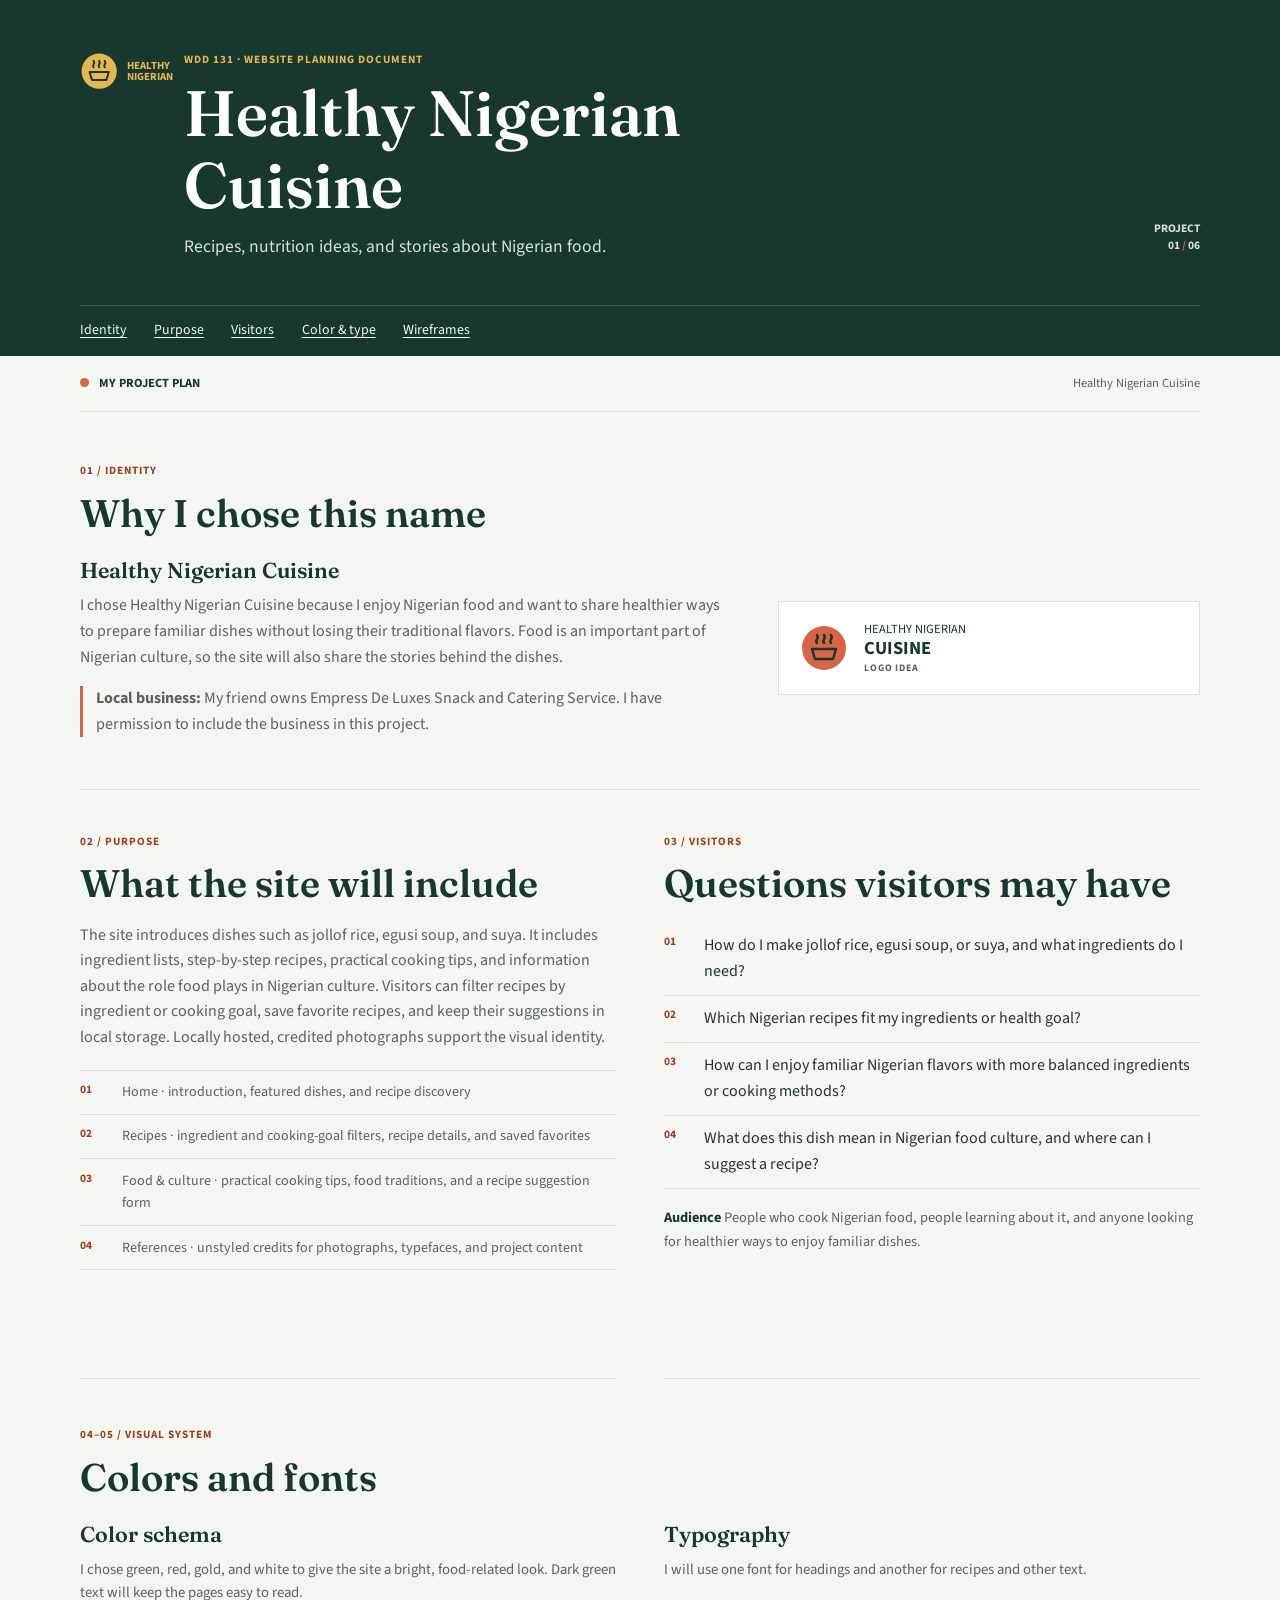
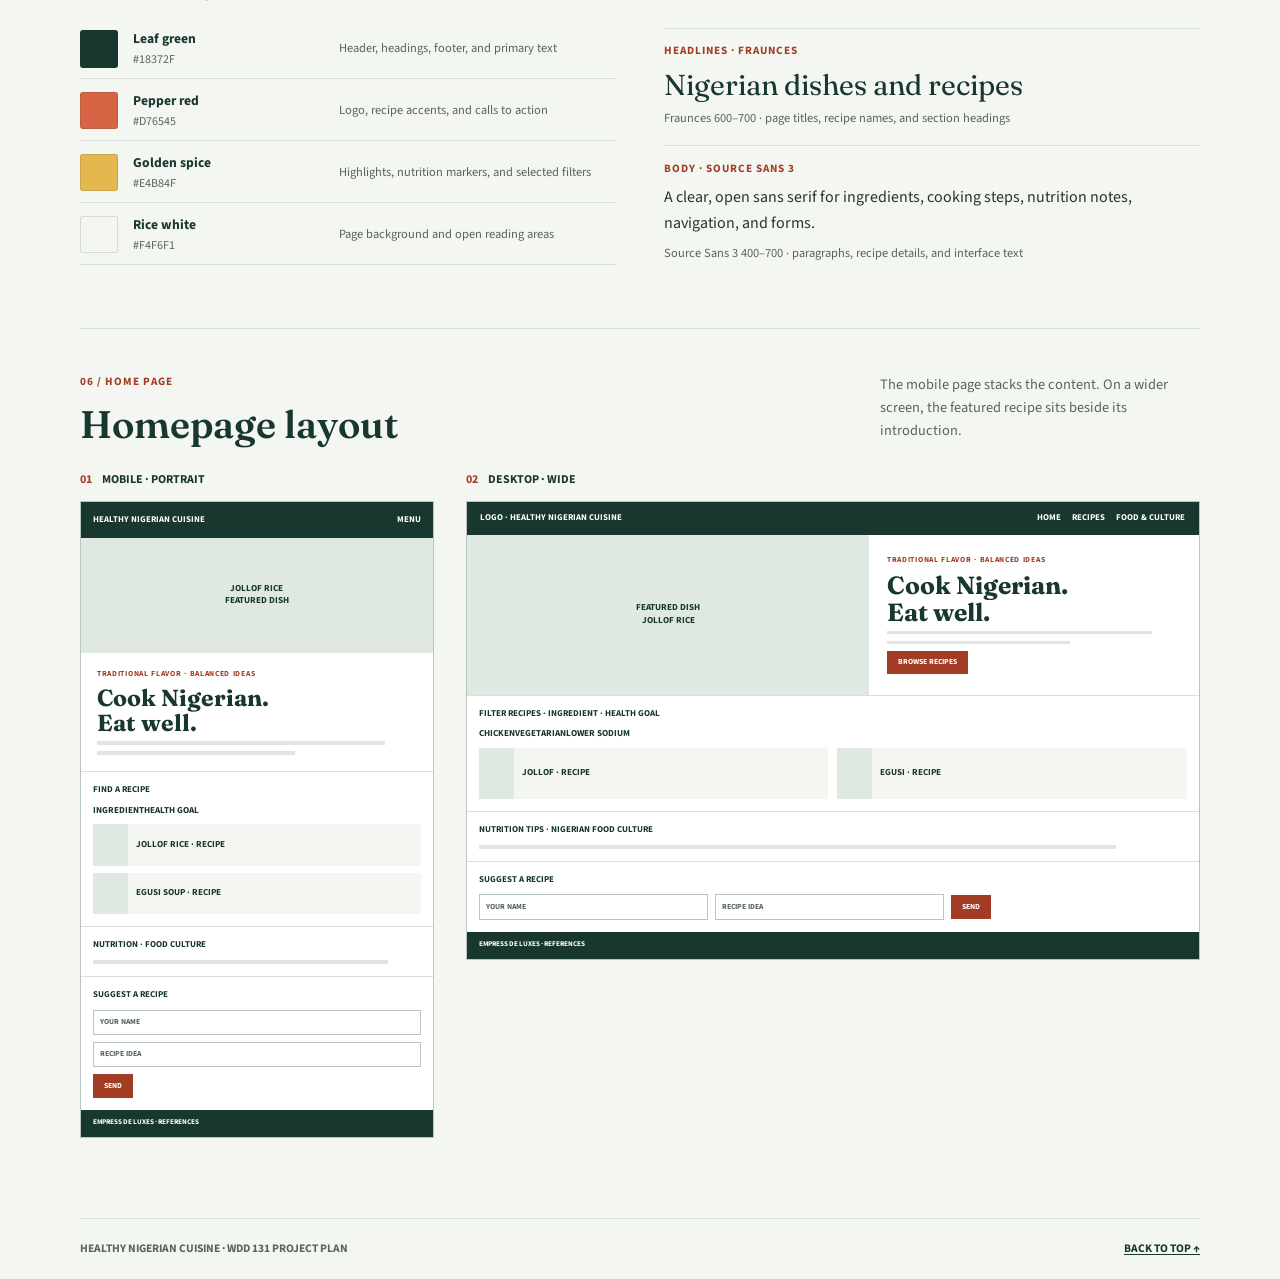
<file: project/siteplan.html>
<!DOCTYPE html>
<html lang="en">
<head>
  <meta charset="UTF-8">
  <meta name="viewport" content="width=device-width, initial-scale=1.0">
  <meta name="description" content="The website plan for Healthy Nigerian Cuisine, a guide to traditional Nigerian food, recipes, nutrition, and culture.">
  <meta name="author" content="Dennison Ehidiamhen Iyere">
  <title>Site Plan | Healthy Nigerian Cuisine</title>
  <link rel="preconnect" href="https://fonts.googleapis.com">
  <link rel="preconnect" href="https://fonts.gstatic.com" crossorigin>
  <link href="https://fonts.googleapis.com/css2?family=Fraunces:opsz,wght@9..144,600;9..144,700&family=Source+Sans+3:wght@400;500;600;700&display=swap" rel="stylesheet">
  <link rel="stylesheet" href="siteplan.css">
</head>
<body>
  <header class="masthead" id="top">
    <div class="masthead-inner">
      <a class="brand" href="#site-name" aria-label="Healthy Nigerian Cuisine site plan home">
        <svg class="brand-mark" viewBox="0 0 48 48" role="img" aria-labelledby="mark-title">
          <title id="mark-title">Healthy Nigerian Cuisine mark: a warm plate with rising steam</title>
          <circle cx="24" cy="24" r="22" fill="currentColor" />
          <path d="M17 19c-3-3 3-4 0-8m7 8c-3-3 3-4 0-8m7 8c-3-3 3-4 0-8M12 25h24l-3 10H15z" fill="none" stroke="#18372f" stroke-linecap="round" stroke-linejoin="round" stroke-width="2.5" />
        </svg>
        <span>HEALTHY<br>NIGERIAN</span>
      </a>
      <div class="masthead-copy">
        <p class="eyebrow">WDD 131 · WEBSITE PLANNING DOCUMENT</p>
        <h1>Healthy Nigerian Cuisine</h1>
        <p class="masthead-description">Recipes, nutrition ideas, and stories about Nigerian food.</p>
      </div>
      <p class="edition">PROJECT<br>01 <span aria-hidden="true">/</span> 06</p>
    </div>
    <nav class="section-nav" aria-label="Site plan sections">
      <a href="#site-name">Identity</a>
      <a href="#purpose">Purpose</a>
      <a href="#scenarios">Visitors</a>
      <a href="#color-schema">Color &amp; type</a>
      <a href="#wireframes">Wireframes</a>
    </nav>
  </header>

  <main>
    <div class="intro-line">
      <p><span class="status-dot" aria-hidden="true"></span> MY PROJECT PLAN</p>
      <p>Healthy Nigerian Cuisine</p>
    </div>

    <section class="plan-section identity-section" id="site-name" aria-labelledby="identity-heading">
      <div class="section-heading">
        <p class="section-number">01 / IDENTITY</p>
        <h2 id="identity-heading">Why I chose this name</h2>
      </div>
      <div class="identity-content">
        <div>
          <h3>Healthy Nigerian Cuisine</h3>
          <p>I chose Healthy Nigerian Cuisine because I enjoy Nigerian food and want to share healthier ways to prepare familiar dishes without losing their traditional flavors. Food is an important part of Nigerian culture, so the site will also share the stories behind the dishes.</p>
          <p class="brand-connection"><strong>Local business:</strong> My friend owns Empress De Luxes Snack and Catering Service. I have permission to include the business in this project.</p>
        </div>
        <div class="logo-lockup" role="img" aria-label="Proposed logo showing a plate with rising steam beside the name Healthy Nigerian Cuisine">
          <svg class="lockup-mark" viewBox="0 0 48 48" aria-hidden="true">
            <circle cx="24" cy="24" r="22" fill="#d76545" />
            <path d="M17 19c-3-3 3-4 0-8m7 8c-3-3 3-4 0-8m7 8c-3-3 3-4 0-8M12 25h24l-3 10H15z" fill="none" stroke="#18372f" stroke-linecap="round" stroke-linejoin="round" stroke-width="2.5" />
          </svg>
          <span>HEALTHY NIGERIAN<br><strong>CUISINE</strong></span>
          <small>LOGO IDEA</small>
        </div>
      </div>
    </section>

    <div class="two-column">
      <section class="plan-section" id="purpose" aria-labelledby="purpose-heading">
        <p class="section-number">02 / PURPOSE</p>
        <h2 id="purpose-heading">What the site will include</h2>
        <p>The site introduces dishes such as jollof rice, egusi soup, and suya. It includes ingredient lists, step-by-step recipes, practical cooking tips, and information about the role food plays in Nigerian culture. Visitors can filter recipes by ingredient or cooking goal, save favorite recipes, and keep their suggestions in local storage. Locally hosted, credited photographs support the visual identity.</p>
        <div class="page-list" role="group" aria-label="Planned website pages">
          <p><span>01</span> Home · introduction, featured dishes, and recipe discovery</p>
          <p><span>02</span> Recipes · ingredient and cooking-goal filters, recipe details, and saved favorites</p>
          <p><span>03</span> Food &amp; culture · practical cooking tips, food traditions, and a recipe suggestion form</p>
          <p><span>04</span> References · unstyled credits for photographs, typefaces, and project content</p>
        </div>
      </section>

      <section class="plan-section scenario-section" id="scenarios" aria-labelledby="scenarios-heading">
        <p class="section-number">03 / VISITORS</p>
        <h2 id="scenarios-heading">Questions visitors may have</h2>
        <ol class="scenario-list">
          <li><span>01</span><p>How do I make jollof rice, egusi soup, or suya, and what ingredients do I need?</p></li>
          <li><span>02</span><p>Which Nigerian recipes fit my ingredients or health goal?</p></li>
          <li><span>03</span><p>How can I enjoy familiar Nigerian flavors with more balanced ingredients or cooking methods?</p></li>
          <li><span>04</span><p>What does this dish mean in Nigerian food culture, and where can I suggest a recipe?</p></li>
        </ol>
        <p class="audience-note"><strong>Audience</strong> People who cook Nigerian food, people learning about it, and anyone looking for healthier ways to enjoy familiar dishes.</p>
      </section>
    </div>

    <section class="plan-section design-section" id="color-schema" aria-labelledby="design-heading">
      <div class="section-heading">
        <p class="section-number">04–05 / VISUAL SYSTEM</p>
        <h2 id="design-heading">Colors and fonts</h2>
      </div>
      <div class="design-grid">
        <div class="design-block">
          <h3>Color schema</h3>
          <p class="design-intro">I chose green, red, gold, and white to give the site a bright, food-related look. Dark green text will keep the pages easy to read.</p>
          <ul class="swatch-list">
            <li><span class="swatch evergreen" aria-hidden="true"></span><span><strong>Leaf green</strong><code>#18372F</code></span><small>Header, headings, footer, and primary text</small></li>
            <li><span class="swatch terracotta" aria-hidden="true"></span><span><strong>Pepper red</strong><code>#D76545</code></span><small>Logo, recipe accents, and calls to action</small></li>
            <li><span class="swatch brass" aria-hidden="true"></span><span><strong>Golden spice</strong><code>#E4B84F</code></span><small>Highlights, nutrition markers, and selected filters</small></li>
            <li><span class="swatch paper" aria-hidden="true"></span><span><strong>Rice white</strong><code>#F4F6F1</code></span><small>Page background and open reading areas</small></li>
          </ul>
        </div>
        <div class="design-block type-block">
          <h3>Typography</h3>
          <p class="design-intro">I will use one font for headings and another for recipes and other text.</p>
          <div class="type-sample display-sample">
            <p class="type-label">HEADLINES · FRAUNCES</p>
            <p class="type-example">Nigerian dishes and recipes</p>
            <p class="type-detail">Fraunces 600–700 · page titles, recipe names, and section headings</p>
          </div>
          <div class="type-sample body-sample">
            <p class="type-label">BODY · SOURCE SANS 3</p>
            <p class="body-example">A clear, open sans serif for ingredients, cooking steps, nutrition notes, navigation, and forms.</p>
            <p class="type-detail">Source Sans 3 400–700 · paragraphs, recipe details, and interface text</p>
          </div>
        </div>
      </div>
    </section>

    <section class="plan-section wireframe-section" id="wireframes" aria-labelledby="wireframes-heading">
      <div class="section-heading wireframe-heading">
        <div>
          <p class="section-number">06 / HOME PAGE</p>
          <h2 id="wireframes-heading">Homepage layout</h2>
        </div>
        <p class="wireframe-note">The mobile page stacks the content. On a wider screen, the featured recipe sits beside its introduction.</p>
      </div>
      <div class="wireframe-grid">
        <figure class="wireframe-figure mobile-figure">
          <figcaption><span>01</span> MOBILE · PORTRAIT</figcaption>
          <div class="wireframe mobile-wireframe" role="img" aria-label="Mobile homepage wireframe: logo and menu, featured Nigerian dish, recipe filter by ingredient or health goal, recipe cards, nutrition and culture links, recipe suggestion form, and footer">
            <div class="wf-header"><span>HEALTHY NIGERIAN CUISINE</span><span>MENU</span></div>
            <div class="wf-image"><span>JOLLOF RICE<br>FEATURED DISH</span></div>
            <div class="wf-copy"><span class="wf-kicker">TRADITIONAL FLAVOR · BALANCED IDEAS</span><strong>Cook Nigerian.<br>Eat well.</strong><span class="wf-line"></span><span class="wf-line short"></span></div>
            <div class="wf-section"><span class="wf-title">FIND A RECIPE</span><div class="wf-filters"><span class="wf-filter">INGREDIENT</span><span class="wf-filter">HEALTH GOAL</span></div><div class="wf-place"><i></i><span>JOLLOF RICE · RECIPE</span></div><div class="wf-place"><i></i><span>EGUSI SOUP · RECIPE</span></div></div>
            <div class="wf-section"><span class="wf-title">NUTRITION · FOOD CULTURE</span><span class="wf-line"></span></div>
            <div class="wf-form"><span class="wf-title">SUGGEST A RECIPE</span><span class="wf-input">YOUR NAME</span><span class="wf-input">RECIPE IDEA</span><span class="wf-button">SEND</span></div>
            <div class="wf-footer">EMPRESS DE LUXES · REFERENCES</div>
          </div>
        </figure>

        <figure class="wireframe-figure desktop-figure">
          <figcaption><span>02</span> DESKTOP · WIDE</figcaption>
          <div class="wireframe desktop-wireframe" role="img" aria-label="Desktop homepage wireframe: horizontal logo and navigation, side-by-side featured Nigerian dish and introduction, recipe filters and recipe cards, nutrition and culture features, recipe suggestion form, catering brand credit, and references footer">
            <div class="wf-header"><span>LOGO · HEALTHY NIGERIAN CUISINE</span><span>HOME　 RECIPES　 FOOD &amp; CULTURE</span></div>
            <div class="wf-hero-wide"><div class="wf-image"><span>FEATURED DISH<br>JOLLOF RICE</span></div><div class="wf-copy"><span class="wf-kicker">TRADITIONAL FLAVOR · BALANCED IDEAS</span><strong>Cook Nigerian.<br>Eat well.</strong><span class="wf-line"></span><span class="wf-line short"></span><span class="wf-button">BROWSE RECIPES</span></div></div>
            <div class="wf-section"><span class="wf-title">FILTER RECIPES · INGREDIENT · HEALTH GOAL</span><div class="wf-filters"><span class="wf-filter">CHICKEN</span><span class="wf-filter">VEGETARIAN</span><span class="wf-filter">LOWER SODIUM</span></div><div class="wf-place-grid"><div class="wf-place"><i></i><span>JOLLOF · RECIPE</span></div><div class="wf-place"><i></i><span>EGUSI · RECIPE</span></div></div></div>
            <div class="wf-section"><span class="wf-title">NUTRITION TIPS · NIGERIAN FOOD CULTURE</span><span class="wf-line"></span></div>
            <div class="wf-form"><span class="wf-title">SUGGEST A RECIPE</span><span class="wf-input">YOUR NAME</span><span class="wf-input">RECIPE IDEA</span><span class="wf-button">SEND</span></div>
            <div class="wf-footer">EMPRESS DE LUXES · REFERENCES</div>
          </div>
        </figure>
      </div>
    </section>
  </main>

  <footer class="page-footer">
    <p>HEALTHY NIGERIAN CUISINE <span>·</span> WDD 131 PROJECT PLAN</p>
    <a href="#top">BACK TO TOP ↑</a>
  </footer>
</body>
</html>
</file>
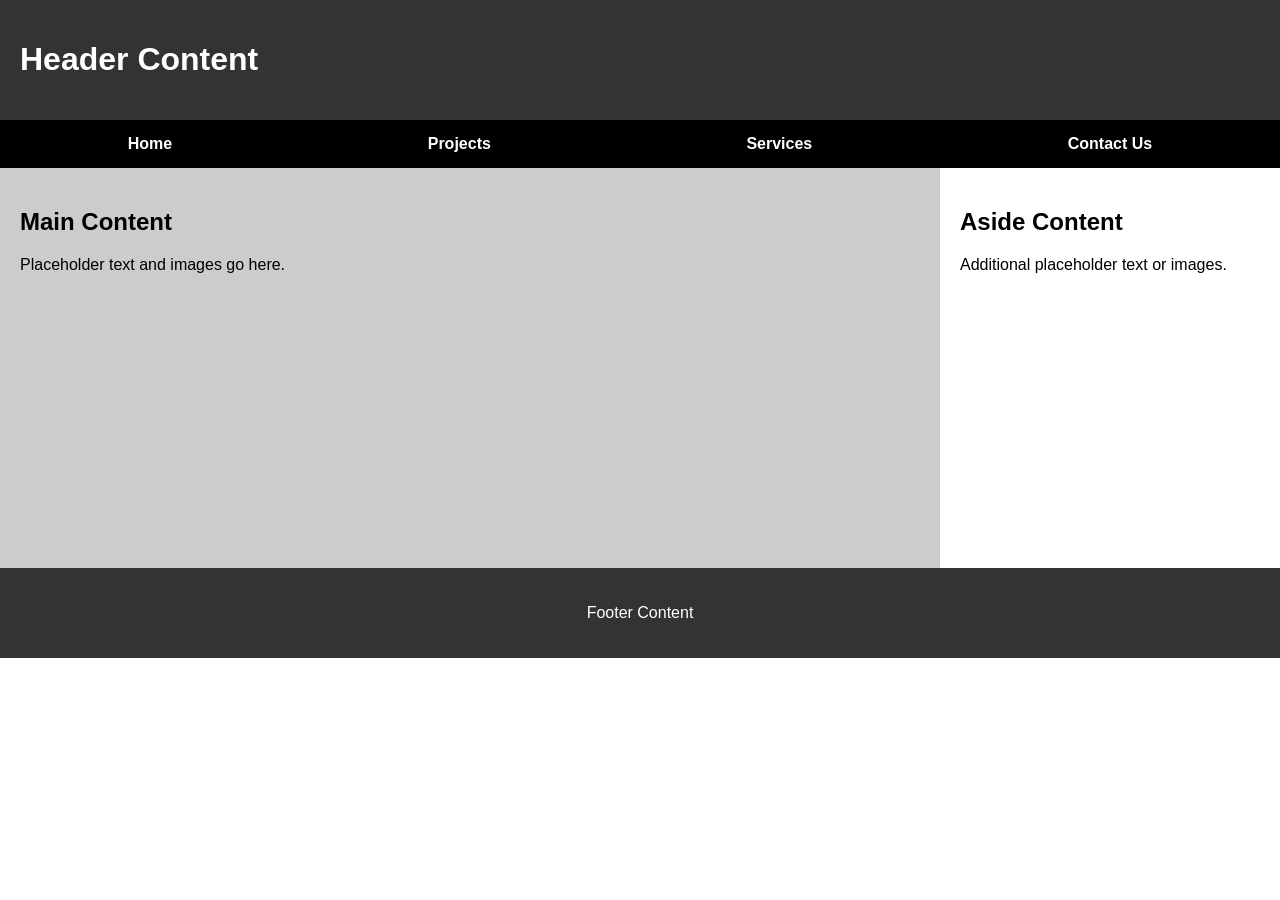
<file: week01/basic-layout.html>
<!DOCTYPE html>
<html lang="en">
<head>
  <meta charset="UTF-8">
  <meta name="viewport" content="width=device-width, initial-scale=1.0">
  <title>Placeholder Layout</title>
  <style>
    body {
      margin: 0;
      font-family: Arial, sans-serif;
    }
    header {
      background-color: #333;
      color: white;
      padding: 20px;
      text-align: left;
    }
    nav {
      background-color: #000;
      display: flex;
      justify-content: space-around;
      padding: 15px 0;
    }
    nav a {
      color: white;
      text-decoration: none;
      font-weight: bold;
    }
    main {
      display: flex;
      min-height: 400px;
    }
    .content {
      flex: 3;
      background-color: #ccc;
      padding: 20px;
    }
    aside {
      flex: 1;
      background-color: #fff;
      padding: 20px;
    }
    footer {
      background-color: #333;
      color: white;
      text-align: center;
      padding: 20px;
    }
  </style>
</head>
<body>
  <header>
    <h1>Header Content</h1>
  </header>
  <nav>
    <a href="#">Home</a>
    <a href="#">Projects</a>
    <a href="#">Services</a>
    <a href="#">Contact Us</a>
  </nav>
  <main>
    <div class="content">
      <h2>Main Content</h2>
      <p>Placeholder text and images go here.</p>
    </div>
    <aside>
      <h2>Aside Content</h2>
      <p>Additional placeholder text or images.</p>
    </aside>
  </main>
  <footer>
    <p>Footer Content</p>
  </footer>
</body>
</html>
</file>
<file: styles/base.css>
:root {
    --primary-color: #1a4f75;
    --secondary-color: #2c2c2c;
    --accent-color: #ffff00;
    --bg-color: #f4f4f4;
    --card-bg: #ffffff;
    --font-family: 'Roboto', sans-serif;
}

* {
    box-sizing: border-box;
    margin: 0;
    padding: 0;
}

body {
    font-family: var(--font-family);
    background-color: var(--bg-color);
    color: #333;
    line-height: 1.6;
}

/* Header Styling */
header {
    background-color: var(--primary-color);
    color: #ffffff;
    text-align: center;
}

#course-title {
    display: block;
    font-size: 1.5rem;
    padding: 1rem 0;
    font-weight: bold;
}

/* Flex Navigation */
nav {
    display: flex;
    justify-content: space-around;
    background-color: var(--secondary-color);
}

nav a {
    color: #ffffff;
    text-decoration: none;
    padding: 0.75rem 1rem;
    display: block;
    width: 100%;
    text-align: center;
    transition: background-color 0.3s ease, color 0.3s ease;
}

nav a:hover {
    background-color: #ffffff;
    color: #000000;
    font-weight: bold;
}

/* Main Content & Grid Layout */
main {
    max-width: 1000px;
    margin: 0 auto;
    padding: 1.5rem;
}

main h1 {
    text-align: center;
    margin-bottom: 1.5rem;
    font-size: 2.2rem;
}

.card-container {
    display: grid;
    grid-template-columns: 2fr 1fr;
    gap: 1.5rem;
}

.card {
    background-color: var(--card-bg);
    border: 1px solid #ccc;
    border-radius: 8px;
    overflow: hidden;
}

.card h2 {
    background-color: var(--primary-color);
    color: #ffffff;
    text-align: center;
    padding: 0.5rem;
    font-size: 1.2rem;
}

/* Card Content Details */
.bio-content {
    display: flex;
    padding: 1rem;
    gap: 1rem;
}

.profile-img {
    width: 140px;
    height: auto;
    border: 1px solid #ccc;
    object-fit: cover;
}

.location-heading {
    text-align: center;
    margin-top: 0.5rem;
}

hr {
    width: 80%;
    margin: 0.5rem auto;
    border: 0.5px solid #ddd;
}

.location-content {
    display: flex;
    padding: 1rem;
    gap: 1rem;
    align-items: center;
}

.flag-img {
    width: 130px;
    border: 1px solid #ccc;
}

figcaption {
    font-size: 0.8rem;
    font-style: italic;
    text-align: center;
}

.card ul {
    list-style-type: disc;
    padding: 2rem;
}

.card ul li {
    margin-bottom: 0.5rem;
}

.card ul a {
    color: #0000ee;
}

/* Footer Styling */
footer {
    background-color: var(--primary-color);
    color: #ffffff;
    text-align: center;
    padding: 1rem;
    margin-top: 2rem;
}

#lastModified {
    color: var(--accent-color);
    font-size: 0.9rem;
    margin-top: 0.3rem;
}
</file>
<file: project/styles/project.css>
:root {
  color-scheme: light;
  --green: #18372f;
  --green-mid: #315b4b;
  --green-soft: #e5ede4;
  --red: #c45135;
  --gold: #e4b84f;
  --paper: #f4f6f1;
  --white: #fffefa;
  --ink: #1e302b;
  --muted: #52625c;
  --line: #d5ddd3;
  --heading: "Fraunces", Georgia, serif;
  --body: "Source Sans 3", Arial, sans-serif;
}

* { box-sizing: border-box; }
html { scroll-behavior: smooth; }
body { margin: 0; color: var(--ink); background: var(--white); font-family: var(--body); font-size: 1.05rem; line-height: 1.6; }
a { color: inherit; }
a:focus-visible, button:focus-visible, input:focus-visible, select:focus-visible, textarea:focus-visible, summary:focus-visible { outline: 3px solid var(--red); outline-offset: 3px; }
img { display: block; max-width: 100%; }
h1, h2, h3, p { margin-top: 0; }
h1, h2, h3 { color: var(--green); font-family: var(--heading); line-height: 1.12; }
h1 { margin-bottom: 1.15rem; font-size: clamp(3.1rem, 8vw, 6.3rem); letter-spacing: -.045em; }
h1 em { color: var(--red); font-weight: 600; }
h2 { margin-bottom: .8rem; font-size: clamp(2.2rem, 4vw, 3.4rem); letter-spacing: -.03em; }
h3 { margin-bottom: .55rem; font-size: 1.65rem; }
.wrap { width: min(100% - 2.5rem, 74rem); margin-inline: auto; }
.skip-link { position: absolute; z-index: 10; top: .5rem; left: .5rem; padding: .6rem 1rem; transform: translateY(-160%); color: white; background: var(--green); }
.skip-link:focus { transform: translateY(0); }
.site-header { display: flex; align-items: center; justify-content: space-between; gap: 1.5rem; width: min(100% - 2.5rem, 74rem); min-height: 6.2rem; margin: auto; }
.brand { display: inline-flex; align-items: center; gap: .7rem; color: var(--green); text-decoration: none; }
.brand-mark { display: grid; width: 2.65rem; height: 2.65rem; place-items: center; border-radius: 50%; color: var(--white); background: var(--green); font-family: var(--heading); font-size: 1.05rem; font-weight: 700; }
.brand-mark span { color: var(--gold); }
.brand-name { font-size: .78rem; line-height: 1.1; letter-spacing: .06em; text-transform: uppercase; }
.brand-name strong { font-size: .96rem; }
.site-nav { display: flex; flex-wrap: wrap; gap: clamp(.75rem, 3vw, 2rem); }
.site-nav a { padding: .45rem .1rem; color: var(--green); font-size: .98rem; font-weight: 700; text-decoration: none; }
.site-nav a:hover, .site-nav a[aria-current="page"] { color: var(--red); }
.site-nav a[aria-current="page"] { text-decoration: underline; text-decoration-thickness: 2px; text-underline-offset: .35rem; }
.hero { display: grid; grid-template-columns: 1fr 1.08fr; align-items: center; gap: 2rem; min-height: 34rem; padding-block: 3rem 4rem; }
.hero-copy { padding-block: 1rem; }
.eyebrow, .card-kicker { margin-bottom: .8rem; color: var(--red); font-size: .8rem; font-weight: 700; letter-spacing: .14em; line-height: 1.4; text-transform: uppercase; }
.hero-copy > p:not(.eyebrow):not(.hero-note) { max-width: 32rem; margin-bottom: 1.6rem; color: var(--muted); font-size: 1.2rem; }
.button { display: inline-flex; align-items: center; justify-content: center; gap: .7rem; min-height: 3.2rem; padding: .75rem 1.2rem; border: 2px solid var(--green); border-radius: 0; color: white; background: var(--green); font: 700 1rem var(--body); text-decoration: none; cursor: pointer; transition: background-color .15s ease, color .15s ease; }
.button:hover { color: var(--green); background: transparent; }
.hero-note { margin: 1.25rem 0 0; color: var(--muted); font-size: .9rem; }
.hero-note span { margin-right: .3rem; color: var(--red); }
.hero-art { position: relative; display: grid; min-height: 25rem; place-items: center; overflow: hidden; background: #f0d895; }
.hero-art img { position: relative; z-index: 1; width: min(100%, 34rem); filter: drop-shadow(0 1rem 1rem rgb(24 55 47 / 14%)); }
.hero-sun { position: absolute; top: 8%; right: 8%; width: 13rem; aspect-ratio: 1; border-radius: 50%; background: #e8aa55; }
.hero-caption { position: absolute; z-index: 2; top: 1.3rem; left: 1.3rem; color: var(--green); font-family: var(--heading); font-size: 1.2rem; line-height: 1; }
.hero-stamp { position: absolute; z-index: 2; right: 1.3rem; bottom: 1.2rem; display: grid; width: 4.6rem; height: 4.6rem; place-content: center; border: 1px solid var(--green); border-radius: 50%; color: var(--green); font-size: .64rem; font-weight: 700; line-height: 1.15; text-align: center; transform: rotate(10deg); }
.intro-band { padding-block: 2rem; color: white; background: var(--green); }
.intro-grid { display: grid; grid-template-columns: .7fr 1.5fr auto; align-items: center; gap: 2rem; }
.intro-grid .eyebrow { margin: 0; color: var(--gold); }
.intro-grid > p:nth-child(2) { max-width: 43rem; margin: 0; font-size: 1.15rem; }
.text-link { display: inline-flex; align-items: center; gap: .5rem; color: var(--red); font-weight: 700; text-decoration-thickness: 1px; text-underline-offset: .2em; }
.intro-grid .text-link { color: var(--gold); white-space: nowrap; }
.section { padding-block: 5rem; }
.section-heading, .browser-heading { display: flex; align-items: end; justify-content: space-between; gap: 1.5rem; margin-bottom: 2rem; }
.section-heading .eyebrow, .browser-heading .eyebrow { margin-bottom: .55rem; }
.section-heading h2, .browser-heading h2 { margin: 0; }
.feature-grid { display: grid; grid-template-columns: repeat(2, minmax(0, 1fr)); max-width: 54rem; gap: 1.4rem; margin-inline: auto; }
.feature-card { overflow: hidden; border: 1px solid var(--line); background: var(--white); }
.feature-image, .recipe-image { display: grid; aspect-ratio: 4 / 3; min-height: 0; place-items: center; overflow: hidden; background: #f2d991; }
.feature-image img, .recipe-image img { width: 100%; height: 100%; object-fit: cover; transition: transform .25s ease; }
.feature-image:hover img { transform: scale(1.04); }
.green-art { background: #dbe7cc; }
.gold-art { background: #f2dfaa; }
.feature-copy { padding: 1.3rem 1.35rem 1.6rem; }
.feature-copy .card-kicker { margin-bottom: .55rem; font-size: .7rem; }
.feature-copy h3 a { color: var(--green); text-decoration: none; }
.feature-copy > p:not(.card-kicker) { min-height: 4.7rem; margin-bottom: 1rem; color: var(--muted); }
.feature-copy .text-link { font-size: .96rem; }
.culture-callout { overflow: hidden; color: white; background: var(--red); }
.callout-inner { position: relative; display: flex; align-items: center; justify-content: space-between; gap: 2rem; min-height: 19rem; padding-block: 3rem; }
.callout-inner > div { max-width: 43rem; }
.callout-inner .eyebrow { color: #ffe7aa; }
.callout-inner h2 { color: white; }
.callout-inner p:not(.eyebrow) { margin-bottom: 0; font-size: 1.1rem; }
.button-light { flex: 0 0 auto; border-color: white; color: var(--green); background: white; }
.button-light:hover { color: white; background: transparent; }
.callout-decoration { position: absolute; right: 17rem; bottom: -5rem; color: rgb(255 255 255 / 12%); font-size: 17rem; line-height: 1; pointer-events: none; }
.site-footer { padding-top: 2.5rem; color: #e8eee6; background: var(--green); }
.footer-main { display: flex; justify-content: space-between; gap: 2rem; padding-bottom: 2rem; }
.footer-brand { color: white; font-family: var(--heading); font-size: 1.45rem; text-decoration: none; }
.footer-main p { margin: .35rem 0 0; color: #d4e1d7; font-size: .94rem; }
.footer-main nav { display: flex; flex-wrap: wrap; align-content: start; gap: 1.2rem; }
.footer-main nav a { color: white; font-weight: 600; text-underline-offset: .25em; }
.footer-bottom { display: flex; justify-content: space-between; gap: 1rem; padding-block: 1rem; border-top: 1px solid rgb(255 255 255 / 22%); color: #d4e1d7; font-size: .82rem; }
.page-intro { padding-block: 5rem 3rem; }
.page-intro h1 { font-size: clamp(3.2rem, 7vw, 5.4rem); }
.page-intro > p:last-child { max-width: 43rem; margin-bottom: 0; color: var(--muted); font-size: 1.18rem; }
.recipe-browser { padding-bottom: 4rem; }
.browser-heading { align-items: end; margin-bottom: 1.5rem; }
.status-message { margin: 0; color: var(--muted); font-size: .95rem; }
.filters { display: flex; flex-wrap: wrap; align-items: end; gap: 1rem; margin-bottom: 2rem; padding: 1.2rem; border: 1px solid var(--line); background: var(--paper); }
.filters > div { display: grid; flex: 1 1 11rem; gap: .35rem; }
.filters label, .form-field label { color: var(--green); font-size: .93rem; font-weight: 700; }
select, input, textarea { min-height: 2.8rem; padding: .55rem .7rem; border: 1px solid #8a9a91; border-radius: 0; color: var(--ink); background: white; font: 1rem var(--body); }
.favorite-filter { display: flex; align-items: center; gap: .45rem; min-height: 2.8rem; }
.favorite-filter input { width: 1.1rem; min-height: 1.1rem; accent-color: var(--green); }
.clear-button { min-height: 2.8rem; padding: .45rem .8rem; }
.recipe-grid { display: grid; grid-template-columns: repeat(3, minmax(0, 1fr)); align-items: start; gap: 1.4rem; }
.recipe-card { overflow: hidden; border: 1px solid var(--line); background: var(--white); }
.recipe-image { min-height: 13rem; }
.recipe-card-content { padding: 1.15rem; }
.recipe-card .card-kicker { margin-bottom: .45rem; font-size: .7rem; }
.recipe-card h3 { margin-bottom: .5rem; }
.recipe-title { text-decoration: none; }
.recipe-summary { min-height: 4.7rem; margin-bottom: .8rem; color: var(--muted); }
.recipe-card details { border-top: 1px solid var(--line); }
.recipe-card summary { padding: .75rem 0; color: var(--green); font-weight: 700; cursor: pointer; }
.recipe-details { color: var(--muted); font-size: .94rem; }
.recipe-details h4 { margin: .3rem 0; color: var(--green); font-size: .95rem; }
.recipe-details ul, .recipe-details ol { padding-left: 1.25rem; }
.save-button { min-height: 2.5rem; padding: .45rem .7rem; border: 1px solid var(--green); color: var(--green); background: white; font: 700 .9rem var(--body); cursor: pointer; }
.save-button[aria-pressed="true"] { color: white; background: var(--green); }
.empty-state { grid-column: 1 / -1; padding: 2rem; color: var(--muted); background: var(--paper); text-align: center; }
.kitchen-note { padding-block: 2.5rem; background: var(--green-soft); }
.kitchen-note-inner { display: flex; align-items: start; gap: 1.25rem; }
.kitchen-note h2 { margin-bottom: .35rem; font-size: 1.6rem; }
.kitchen-note p { max-width: 52rem; margin-bottom: 0; color: var(--muted); }
.note-mark { color: var(--red); font-size: 2rem; }
.culture-intro { display: grid; grid-template-columns: 1fr 1fr; align-items: center; gap: clamp(2rem, 6vw, 5rem); padding-bottom: 3.2rem; }
.culture-intro-copy > p:last-child { max-width: 43rem; margin-bottom: 0; color: var(--muted); font-size: 1.18rem; }
.culture-intro-image { width: 100%; aspect-ratio: 3 / 2; object-fit: cover; }
.culture-feature { padding-block: 3rem; background: var(--paper); }
.culture-feature-grid { display: grid; grid-template-columns: 1fr 1fr; align-items: center; gap: clamp(2rem, 6vw, 5rem); }
.culture-art { position: relative; display: grid; min-height: 23rem; place-items: center; overflow: hidden; background: #e6d092; }
.culture-art img { position: relative; z-index: 1; width: min(100%, 30rem); }
.culture-art-sun { position: absolute; top: 10%; right: 10%; width: 12rem; aspect-ratio: 1; border-radius: 50%; background: #d76545; }
.art-label { position: absolute; z-index: 2; bottom: 1.2rem; left: 1.2rem; color: var(--green); font-family: var(--heading); font-size: 1.3rem; line-height: 1; }
.culture-story h2 { font-size: clamp(2.5rem, 5vw, 4rem); }
.culture-story p:not(.eyebrow) { color: var(--muted); }
.culture-story .text-link { margin-top: .4rem; }
.tips-grid { display: grid; grid-template-columns: repeat(4, 1fr); gap: 1rem; }
.tip-card { min-height: 14rem; padding: 1.2rem; border-top: 3px solid var(--gold); background: var(--paper); }
.tip-card > span { color: var(--red); font-family: var(--heading); font-size: 1.3rem; }
.tip-card h3 { margin-top: .8rem; font-size: 1.35rem; }
.tip-card p { margin-bottom: 0; color: var(--muted); font-size: .96rem; }
.suggestion-section { padding-block: 4rem; color: white; background: var(--green); }
.suggestion-grid { display: grid; grid-template-columns: 1fr 1fr; gap: clamp(2rem, 7vw, 6rem); }
.suggestion-copy .eyebrow { color: var(--gold); }
.suggestion-copy h2 { color: white; font-size: clamp(2.5rem, 5vw, 4rem); }
.suggestion-copy > p:not(.eyebrow) { color: #e0e9df; }
.suggestion-copy .status-message { min-height: 1.5rem; color: var(--gold); }
.suggestions-list { display: grid; gap: .4rem; padding-left: 1.2rem; color: white; }
.suggestion-form { display: grid; gap: 1rem; padding: 1.5rem; color: var(--ink); background: var(--white); }
.form-field { display: grid; gap: .35rem; }
.form-field textarea { resize: vertical; }
.optional { color: var(--muted); font-size: .85rem; font-weight: 400; }
.suggestion-form .button { justify-self: start; }
@media (max-width: 850px) {
  .hero { min-height: 0; grid-template-columns: 1fr 1fr; gap: 1.25rem; }
  .hero-art { min-height: 20rem; }
  .intro-grid { grid-template-columns: 1fr 2fr; gap: .6rem 1.5rem; }
  .intro-grid .text-link { grid-column: 2; }
  .recipe-grid { grid-template-columns: repeat(2, minmax(0, 1fr)); }
  .tips-grid { grid-template-columns: repeat(2, 1fr); }
}
@media (max-width: 600px) {
  body { font-size: 1rem; }
  .wrap, .site-header { width: min(100% - 2rem, 74rem); }
  .site-header { align-items: flex-start; flex-direction: column; justify-content: center; gap: .75rem; padding-block: .9rem 1rem; }
  .site-nav { width: 100%; justify-content: space-between; gap: .5rem; padding-top: .4rem; border-top: 1px solid var(--line); }
  .site-nav a { font-size: .93rem; }
  .hero { grid-template-columns: 1fr; gap: 1rem; padding-block: 2.5rem 2rem; }
  h1 { font-size: clamp(3.35rem, 15vw, 5rem); }
  .hero-art { min-height: 17rem; }
  .hero-art img { width: min(100%, 26rem); }
  .hero-sun { width: 9rem; }
  .intro-grid { grid-template-columns: 1fr; gap: .75rem; }
  .intro-grid .text-link { grid-column: auto; }
  .section { padding-block: 3.5rem; }
  .section-heading, .browser-heading { align-items: start; flex-direction: column; gap: .7rem; }
  .feature-grid, .recipe-grid, .culture-intro, .culture-feature-grid, .suggestion-grid { grid-template-columns: 1fr; }
  .feature-copy > p:not(.card-kicker), .recipe-summary { min-height: 0; }
  .callout-inner { align-items: start; flex-direction: column; justify-content: center; min-height: 0; padding-block: 3rem; }
  .callout-decoration { right: -1rem; bottom: -5rem; font-size: 12rem; }
  .footer-main, .footer-bottom { flex-direction: column; gap: 1rem; }
  .footer-main nav { gap: 1rem; }
  .footer-bottom { padding-block: .85rem; }
  .page-intro { padding-block: 3rem 2.5rem; }
  .page-intro h1 { font-size: clamp(3.2rem, 14vw, 4.6rem); }
  .filters { align-items: stretch; flex-direction: column; }
  .filters > div { flex-basis: auto; }
  .favorite-filter { min-height: 2rem; }
  .culture-feature { padding-block: 2rem; }
  .culture-art { min-height: 17rem; }
  .tips-grid { grid-template-columns: 1fr; }
  .tip-card { min-height: 0; }
  .suggestion-section { padding-block: 3rem; }
}
@media (prefers-reduced-motion: reduce) {
  *, *::before, *::after { scroll-behavior: auto !important; transition-duration: .01ms !important; }
}
</file>
<file: styles/form.css>
:root {
  --ink: #202c2a;
  --muted: #536461;
  --paper: #f7f6ef;
  --surface: #fffefa;
  --green: #145b4b;
  --green-dark: #0b4035;
  --lime: #d5e87a;
  --line: #c9d1c8;
  --focus: #b14824;
}

* {
  box-sizing: border-box;
}

body {
  min-height: 100vh;
  margin: 0;
  color: var(--ink);
  background-color: var(--paper);
  background-image: linear-gradient(90deg, transparent 49.9%, rgb(20 91 75 / 4%) 50%, transparent 50.1%);
  font-family: "DM Sans", sans-serif;
}

.site-header {
  display: flex;
  align-items: center;
  justify-content: space-between;
  gap: 1rem;
  padding: 1rem max(1rem, calc((100% - 60rem) / 2));
  color: white;
  background: var(--green-dark);
}

.site-title {
  color: white;
  font-family: "Playfair Display", serif;
  font-size: 1.35rem;
  text-decoration: none;
}

.site-header p {
  margin: 0;
  color: var(--lime);
  font-size: 0.85rem;
  font-weight: 700;
}

main {
  width: min(100% - 2rem, 38rem);
  margin: 0 auto;
  padding: 2rem 0 3rem;
}

.form-intro {
  margin-bottom: 1.5rem;
}

.eyebrow {
  margin: 0 0 0.35rem;
  color: var(--green);
  font-size: 0.78rem;
  font-weight: 700;
  text-transform: uppercase;
}

h1 {
  margin: 0;
  color: var(--green-dark);
  font-family: "Playfair Display", serif;
  font-size: 2rem;
  line-height: 1.15;
}

.form-intro > p:last-child {
  margin: 0.55rem 0 0;
  color: var(--muted);
}

form {
  display: grid;
  gap: 1.15rem;
  padding: clamp(1.1rem, 4vw, 2rem);
  border-top: 4px solid var(--green);
  background: var(--surface);
  box-shadow: 0 0.6rem 1.8rem rgb(32 44 42 / 9%);
}

.form-field {
  display: grid;
  gap: 0.55rem;
  min-width: 0;
  margin: 0;
  padding: 0;
  border: 0;
}

.form-field > label,
.form-field legend {
  width: 100%;
  padding: 0;
  font-weight: 700;
}

.required-note,
.optional-note {
  margin-left: 0.35rem;
  color: var(--muted);
  font-size: 0.75rem;
  font-weight: 400;
}

input:not([type="radio"]):not([type="checkbox"]):not([type="submit"]),
select,
textarea {
  width: 100%;
  min-height: 2.8rem;
  padding: 0.65rem 0.75rem;
  border: 1px solid var(--line);
  border-radius: 2px;
  color: var(--ink);
  background: white;
  font: inherit;
}

textarea {
  min-height: 7rem;
  resize: vertical;
}

input:focus-visible,
select:focus-visible,
textarea:focus-visible,
a:focus-visible,
.submit-button:focus-visible {
  outline: 3px solid var(--focus);
  outline-offset: 2px;
}

.rating-options {
  display: grid;
  grid-template-columns: repeat(5, minmax(0, 1fr));
  gap: 0.25rem;
}

.rating-options label {
  display: grid;
  justify-items: center;
  gap: 0.25rem;
  padding: 0.45rem 0.1rem;
  border: 1px solid var(--line);
  border-radius: 2px;
  color: var(--green-dark);
  cursor: pointer;
}

.rating-options label:has(input:checked) {
  border-color: var(--green);
  background: #edf3d8;
}

.rating-options input {
  accent-color: var(--green);
}

.rating-options label > span[aria-hidden="true"] {
  color: #a45a12;
  font-size: 1.1rem;
  line-height: 1;
}

.rating-label {
  font-size: 0.72rem;
}

.features-field {
  grid-template-columns: repeat(2, minmax(0, 1fr));
  gap: 0.7rem 1rem;
}

.features-field legend {
  grid-column: 1 / -1;
  margin-bottom: 0.1rem;
}

.check-option {
  display: flex;
  align-items: center;
  gap: 0.5rem;
  font-weight: 400;
  cursor: pointer;
}

.check-option input {
  width: 1.1rem;
  height: 1.1rem;
  margin: 0;
  accent-color: var(--green);
}

.submit-button {
  min-height: 3rem;
  padding: 0.75rem 1rem;
  border: 0;
  border-radius: 2px;
  color: white;
  background: var(--green);
  font: inherit;
  font-weight: 700;
  cursor: pointer;
}

.submit-button:hover {
  background: var(--green-dark);
}

.confirmation {
  padding-top: clamp(3rem, 12vh, 8rem);
  text-align: center;
}

.confirmation .eyebrow {
  margin-bottom: 0.6rem;
}

.confirmation h1 {
  max-width: 14ch;
  margin: 0 auto;
}

#submission-summary {
  margin: 1rem 0 0;
  color: var(--muted);
}

.review-total {
  margin: 2rem 0;
  padding: 1rem;
  border-block: 1px solid var(--line);
  color: var(--muted);
}

.review-total strong {
  color: var(--green-dark);
  font-size: 1.25rem;
}

.return-link {
  display: inline-block;
  padding: 0.75rem 1rem;
  color: white;
  background: var(--green);
  font-weight: 700;
  text-decoration: none;
}

.return-link:hover {
  background: var(--green-dark);
}

footer {
  padding: 1.25rem;
  color: white;
  background: var(--green-dark);
  text-align: center;
  font-size: 0.85rem;
}

footer p {
  margin: 0.25rem;
}

@media (min-width: 42rem) {
  main {
    padding-top: 3rem;
  }

  .rating-options {
    gap: 0.5rem;
  }

  .rating-options label {
    padding: 0.65rem 0.25rem;
  }
}
</file>
<file: styles/place.css>
:root {
  --green: #008751;
  --green-dark: #006b40;
  --ink: #171717;
  --paper: #fff;
  --panel: rgb(255 255 255 / 88%);
  --font: "Trebuchet MS", "Segoe UI", sans-serif;
}

* { box-sizing: border-box; }
body { margin: 0; color: var(--ink); background: var(--paper); font-family: var(--font); }
.site-header { padding: 1.25rem 1rem; color: white; background: var(--green); text-align: center; }
h1, h2, p { margin: 0; }
h1 { font-size: clamp(2rem, 7vw, 3.25rem); }
.hero { border-top: 1.5rem solid var(--green-dark); }
.hero picture, .hero picture img { display: block; width: 100%; }
.hero picture img { height: 60vw; max-height: 44rem; object-fit: cover; }
.info-panel { padding: 1.5rem 1rem 2rem; background: var(--paper); text-align: center; }
.info-panel + .info-panel { border-top: 1px solid #e6e6e6; }
h2 { margin-bottom: 1.75rem; font-size: 2.1rem; }
dl { margin: 0 auto; max-width: 27rem; }
dl div { display: flex; justify-content: center; gap: .75rem; margin: .55rem 0; font-size: 1.05rem; }
dt { font-weight: 700; }
dd { margin: 0; }
.weather-icon { display: block; width: 7rem; height: 7rem; margin: 0 auto 1.25rem; }
footer { padding: 2.25rem 1rem; color: white; background: var(--green); font-size: 1.05rem; text-align: center; }
footer p + p { margin-top: .35rem; }

@media screen and (min-width: 700px) {
  .site-header { padding: 1.5rem 1rem; }
  .hero { position: relative; border-top-width: 1rem; }
  .hero picture img { height: min(48vw, 34rem); }
  .info-panel { position: absolute; width: min(26rem, 27vw); padding: 0 1rem 1.25rem; background: var(--panel); }
  .data-panel { top: 2rem; left: 1.5%; }
  .weather-panel { right: 1.5%; bottom: 2rem; }
  .info-panel h2 { margin: 0 -1rem 1.25rem; padding: .7rem 1rem; color: white; background: var(--green); font-size: 1.8rem; text-align: left; }
  .weather-panel h2::after { content: " \26C5"; float: right; }
  .info-panel dl { max-width: none; }
  .info-panel dl div { gap: .5rem; margin: .4rem 0; font-size: .92rem; }
  .weather-icon { display: none; }
  footer { padding: 1.75rem 1rem; font-size: .95rem; }
}
</file>
<file: styles/temples.css>
:root {
  --plum: #42105f;
  --plum-dark: #2d0b42;
  --ink: #202124;
  --paper: #fbfafc;
  --accent: #e9b44c;
}

* {
  box-sizing: border-box;
}

body {
  margin: 0;
  color: var(--ink);
  background: var(--paper);
  font-family: "DM Sans", sans-serif;
}

.site-header {
  display: flex;
  flex-wrap: wrap;
  align-items: center;
  justify-content: space-between;
  padding: 1rem 1.25rem;
  color: white;
  background: var(--plum);
}

.site-title {
  color: white;
  font-family: "Playfair Display", serif;
  font-size: 1.7rem;
  text-decoration: none;
}

.menu-button {
  border: 0;
  color: white;
  background: transparent;
  font-size: 2rem;
  line-height: 1;
  cursor: pointer;
}

nav {
  display: flex;
  flex-basis: 100%;
  flex-direction: column;
  gap: 0.25rem;
  padding-top: 0.75rem;
}

nav:not(.open) {
  display: none;
}

.navigation {
  display: flex;
}

.navigation.open {
  display: flex;
}

.navigation a {
  padding: 0.65rem 0;
  color: white;
  font-weight: 700;
  text-decoration: none;
}

.navigation a:hover,
.navigation a:focus-visible {
  color: var(--accent);
}

main {
  width: min(100% - 2rem, 1100px);
  margin: 0 auto;
  padding: 2rem 0 3rem;
}

h1 {
  margin: 0 0 1.5rem;
  color: var(--plum-dark);
  font-family: "Playfair Display", serif;
  font-size: 2rem;
  text-align: center;
}

.temple-grid {
  display: grid;
  grid-template-columns: 1fr;
  gap: 2rem 1.25rem;
}

figure {
  margin: 0;
  text-align: center;
}

figure img {
  display: block;
  width: 100%;
  aspect-ratio: 16 / 10;
  object-fit: cover;
  border-radius: 0.25rem;
  box-shadow: 0 0.4rem 1rem rgb(45 11 66 / 15%);
}

figcaption {
  padding-top: 0.6rem;
  color: var(--plum);
  font-size: 0.95rem;
  font-weight: 500;
}

footer {
  padding: 1.25rem;
  color: white;
  background: var(--plum-dark);
  text-align: center;
  font-size: 0.85rem;
}

footer p {
  margin: 0.25rem;
}
</file>
<file: styles/temples-large.css>
@media screen and (min-width: 700px) {
  .site-header {
    flex-wrap: nowrap;
    padding: 1rem clamp(2rem, 5vw, 5rem);
  }

  .site-title {
    font-size: 2rem;
  }

  .menu-button {
    display: none;
  }

  .navigation,
  .navigation.open,
  .navigation:not(.open) {
    display: flex;
    flex-basis: auto;
    flex-direction: row;
    gap: clamp(1rem, 3vw, 3rem);
    padding-top: 0;
  }

  .navigation a {
    padding: 0.5rem 0;
  }

  main {
    padding-top: 2.5rem;
  }

  h1 {
    margin-bottom: 1.75rem;
  }

  .temple-grid {
    grid-template-columns: repeat(3, 1fr);
    gap: 2rem 1.25rem;
  }
}
</file>
<file: project/siteplan.css>
:root {
  color-scheme: light;
  --evergreen: #18372f;
  --terracotta: #d76545;
  --terracotta-dark: #a33c24;
  --brass: #e4b84f;
  --paper: #f4f6f1;
  --white: #fff;
  --ink: #25352f;
  --muted: #56655e;
  --rule: #d9e0d9;
  --heading-font: "Fraunces", Georgia, serif;
  --body-font: "Source Sans 3", "Segoe UI", sans-serif;
}

* { box-sizing: border-box; }
html { scroll-behavior: smooth; }
body {
  margin: 0;
  background: var(--paper);
  color: var(--ink);
  font-family: var(--body-font);
  font-size: 1rem;
  line-height: 1.6;
}
a { color: inherit; }
.masthead { background: var(--evergreen); color: var(--white); }
.masthead-inner, .section-nav, main, .page-footer {
  width: min(100% - 3rem, 70rem);
  margin-inline: auto;
}
.masthead-inner {
  min-height: 19rem;
  display: grid;
  grid-template-columns: 4.5rem 1fr auto;
  align-items: center;
  gap: 2rem;
  padding-block: 3.25rem 2.75rem;
}
.brand {
  align-self: start;
  display: flex;
  align-items: center;
  gap: .55rem;
  color: var(--brass);
  font-size: .68rem;
  font-weight: 700;
  line-height: 1.05;
  text-decoration: none;
}
.brand-mark { width: 2.4rem; flex: none; }
.masthead-copy { max-width: 42rem; }
.eyebrow, .section-number, .type-label, .wf-kicker {
  margin: 0;
  font-size: .7rem;
  font-weight: 700;
  letter-spacing: .09em;
  line-height: 1.4;
}
.eyebrow { color: var(--brass); }
h1, h2, h3, p { margin-top: 0; }
h1, h2, h3 {
  font-family: var(--heading-font);
  font-weight: 600;
  line-height: 1.12;
}
h1 { margin: .6rem 0 .75rem; font-size: clamp(2.8rem, 5vw, 4.4rem); }
.masthead-description { max-width: 34rem; margin-bottom: 0; color: #d7e2da; font-size: 1.1rem; }
.edition { align-self: end; margin: 0 0 .4rem; color: #d7e2da; font-size: .72rem; font-weight: 700; line-height: 1.5; text-align: right; }
.edition span { color: var(--terracotta); }
.section-nav { display: flex; flex-wrap: wrap; gap: 0 1.7rem; border-top: 1px solid rgb(255 255 255 / 18%); }
.section-nav a { padding: .8rem 0 .95rem; color: #f1f5ef; font-size: .87rem; text-decoration-thickness: .08em; text-underline-offset: .22em; }
.section-nav a:hover, .section-nav a:focus-visible { color: var(--brass); }
main { padding-bottom: 4rem; }
.intro-line { display: flex; justify-content: space-between; gap: 1rem; padding: 1.1rem 0; border-bottom: 1px solid var(--rule); color: var(--muted); font-size: .78rem; }
.intro-line p { margin: 0; }
.intro-line p:first-child { color: var(--evergreen); font-weight: 700; }
.status-dot { display: inline-block; width: .55rem; height: .55rem; margin-right: .45rem; border-radius: 50%; background: var(--terracotta); }
.plan-section { padding-block: 2.75rem; border-bottom: 1px solid var(--rule); scroll-margin-top: 1rem; }
.section-number { margin-bottom: .8rem; color: var(--terracotta-dark); }
h2 { margin-bottom: 1.1rem; color: var(--evergreen); font-size: clamp(1.8rem, 3vw, 2.4rem); }
h3 { margin-bottom: .65rem; color: var(--evergreen); font-size: 1.35rem; }
.identity-section { padding-block: 3.2rem; }
.section-heading { margin-bottom: 1.5rem; }
.section-heading h2 { margin-bottom: 0; }
.identity-content { display: grid; grid-template-columns: minmax(0, 1fr) minmax(15rem, .65fr); align-items: center; gap: 3rem; }
.identity-content p, .plan-section > p:not(.section-number) { max-width: 43rem; margin-bottom: 0; color: var(--muted); }
.brand-connection { margin-top: 1rem; padding-left: .8rem; border-left: 3px solid var(--terracotta); }
.logo-lockup { display: grid; grid-template-columns: 3rem 1fr; align-items: center; gap: .25rem 1rem; padding: 1.2rem 1.35rem; border: 1px solid var(--rule); background: var(--white); color: var(--evergreen); font-size: .78rem; line-height: 1.2; }
.lockup-mark { width: 3rem; grid-row: span 2; }
.logo-lockup strong { font-size: 1.15rem; }
.logo-lockup small { color: var(--muted); font-size: .62rem; font-weight: 700; letter-spacing: .08em; }
.two-column { display: grid; grid-template-columns: 1fr 1fr; gap: 3rem; }
.two-column .plan-section { min-width: 0; }
.two-column .plan-section > p:not(.section-number) { min-height: 8rem; }
.page-list { margin-top: 1.2rem; border-top: 1px solid var(--rule); }
.page-list p { display: grid; grid-template-columns: 2.25rem 1fr; gap: .4rem; margin: 0; padding: .65rem 0; border-bottom: 1px solid var(--rule); color: var(--muted); font-size: .88rem; }
.page-list span, .scenario-list > li > span { color: var(--terracotta-dark); font-size: .72rem; font-weight: 700; }
.scenario-list { margin: 0; padding: 0; list-style: none; }
.scenario-list li { display: grid; grid-template-columns: 2rem 1fr; gap: .5rem; padding: .65rem 0; border-bottom: 1px solid var(--rule); }
.scenario-list li p { margin: 0; color: var(--ink); }
.audience-note { margin-top: 1.1rem; font-size: .9rem; }
.audience-note strong { color: var(--evergreen); }
.design-section { padding-block: 3rem; }
.design-grid { display: grid; grid-template-columns: 1fr 1fr; gap: 3rem; }
.design-block { min-width: 0; }
.design-intro { min-height: 3.2rem; margin-bottom: 1.2rem; color: var(--muted); font-size: .92rem; }
.swatch-list { display: grid; gap: .65rem; margin: 0; padding: 0; list-style: none; }
.swatch-list li { display: grid; grid-template-columns: 2.5rem minmax(7rem, .7fr) 1fr; align-items: center; gap: .8rem; min-height: 3rem; padding-bottom: .55rem; border-bottom: 1px solid var(--rule); }
.swatch { width: 2.35rem; height: 2.35rem; border: 1px solid rgb(24 55 47 / 14%); border-radius: 3px; }
.evergreen { background: var(--evergreen); }
.terracotta { background: var(--terracotta); }
.brass { background: var(--brass); }
.paper { background: var(--paper); }
.swatch-list li > span:nth-child(2) { display: grid; gap: .05rem; }
.swatch-list strong { color: var(--evergreen); font-size: .85rem; }
.swatch-list code { color: var(--muted); font-family: var(--body-font); font-size: .75rem; }
.swatch-list small { color: var(--muted); font-size: .78rem; line-height: 1.35; }
.type-sample { padding: .9rem 0 1rem; border-top: 1px solid var(--rule); }
.type-label { margin-bottom: .55rem; color: var(--terracotta-dark); }
.type-example { margin-bottom: .45rem; color: var(--evergreen); font-family: var(--heading-font); font-size: 1.8rem; line-height: 1.2; }
.body-example { margin-bottom: .45rem; color: var(--ink); font-size: 1rem; }
.type-detail { margin: 0; color: var(--muted); font-size: .78rem; }
.wireframe-section { padding-bottom: 1rem; border-bottom: 0; }
.wireframe-heading { display: flex; align-items: end; justify-content: space-between; gap: 2rem; }
.wireframe-note { max-width: 20rem; margin-bottom: .25rem; color: var(--muted); font-size: .9rem; }
.wireframe-grid { display: grid; grid-template-columns: minmax(12rem, .65fr) minmax(0, 1.35fr); align-items: start; gap: 2rem; }
.wireframe-figure { min-width: 0; margin: 0; }
.wireframe-figure figcaption { display: flex; gap: .65rem; margin-bottom: .75rem; color: var(--evergreen); font-size: .75rem; font-weight: 700; }
.wireframe-figure figcaption span { color: var(--terracotta-dark); }
.wireframe { overflow: hidden; border: 1px solid #bac6bd; background: var(--white); color: var(--evergreen); font-size: .57rem; font-weight: 700; line-height: 1.35; }
.wf-header { display: flex; justify-content: space-between; gap: .5rem; padding: .75rem; background: var(--evergreen); color: var(--white); font-size: .55rem; }
.wf-image { display: grid; min-height: 6rem; place-items: center; background: #dfe9e2; color: var(--evergreen); text-align: center; }
.mobile-wireframe .wf-image { min-height: 7.2rem; }
.wf-copy { display: grid; align-content: center; gap: .4rem; padding: 1rem; }
.wf-kicker { color: var(--terracotta-dark); font-size: .48rem; }
.wf-copy strong { font-family: var(--heading-font); font-size: 1.45rem; line-height: 1.05; }
.wf-line { width: 90%; height: .22rem; background: #dfe5df; }
.wf-line.short { width: 62%; }
.wf-section, .wf-form { display: grid; gap: .45rem; padding: .75rem; border-top: 1px solid var(--rule); }
.wf-title { margin-bottom: .1rem; color: var(--evergreen); font-size: .56rem; }
.wf-place { display: grid; grid-template-columns: 2.2rem 1fr; align-items: center; gap: .5rem; min-height: 2.6rem; background: var(--paper); }
.wf-place i { align-self: stretch; background: #dfe9e2; }
.wf-input { padding: .4rem; border: 1px solid #bac6bd; color: var(--muted); font-size: .48rem; }
.wf-button { justify-self: start; padding: .4rem .7rem; background: var(--terracotta-dark); color: var(--white); font-size: .48rem; }
.wf-footer { padding: .55rem .75rem; background: var(--evergreen); color: var(--white); font-size: .45rem; }
.desktop-wireframe .wf-header { padding: .65rem .85rem; }
.wf-hero-wide { display: grid; grid-template-columns: 1.1fr .9fr; }
.wf-hero-wide .wf-image { min-height: 10rem; }
.wf-hero-wide .wf-copy { padding: 1.1rem; }
.wf-hero-wide .wf-copy strong { font-size: 1.55rem; }
.wf-place-grid { display: grid; grid-template-columns: 1fr 1fr; gap: .55rem; }
.wf-place-grid .wf-place { min-height: 3.2rem; }
.desktop-wireframe .wf-form { grid-template-columns: 1fr 1fr 1fr auto; align-items: center; }
.desktop-wireframe .wf-title { grid-column: 1 / -1; }
.page-footer { display: flex; justify-content: space-between; gap: 1rem; padding-block: 1.3rem; border-top: 1px solid var(--rule); color: var(--muted); font-size: .72rem; font-weight: 700; }
.page-footer p { margin: 0; }
.page-footer p span { color: var(--terracotta-dark); }
.page-footer a { color: var(--evergreen); text-underline-offset: .2em; }
:focus-visible { outline: 3px solid var(--brass); outline-offset: 3px; }

@media (max-width: 46rem) {
  .masthead-inner, .section-nav, main, .page-footer { width: min(100% - 2rem, 70rem); }
  .masthead-inner { min-height: 0; grid-template-columns: 1fr auto; gap: 1rem; padding-block: 2rem 1.7rem; }
  .brand { grid-column: 1 / -1; }
  .masthead-copy { grid-column: 1; }
  .edition { grid-column: 2; grid-row: 2; }
  h1 { max-width: 12ch; font-size: clamp(2.6rem, 11vw, 3.7rem); }
  .masthead-description { font-size: 1rem; }
  .section-nav { gap: 0 1.1rem; }
  .section-nav a { padding-block: .65rem; font-size: .82rem; }
  .intro-line { align-items: flex-start; font-size: .7rem; }
  .identity-content, .two-column, .design-grid, .wireframe-grid { grid-template-columns: 1fr; gap: 1.5rem; }
  .identity-content { gap: 1.2rem; }
  .two-column { gap: 0; }
  .two-column .plan-section > p:not(.section-number) { min-height: 0; }
  .design-grid { gap: 2rem; }
  .design-intro { min-height: 0; }
  .wireframe-heading { display: block; }
  .wireframe-note { margin-top: 1rem; }
  .wireframe-grid { max-width: 28rem; }
  .desktop-figure { margin-top: .5rem; }
  .page-footer { align-items: flex-start; font-size: .65rem; }
}

@media (prefers-reduced-motion: reduce) {
  html { scroll-behavior: auto; }
}
</file>
